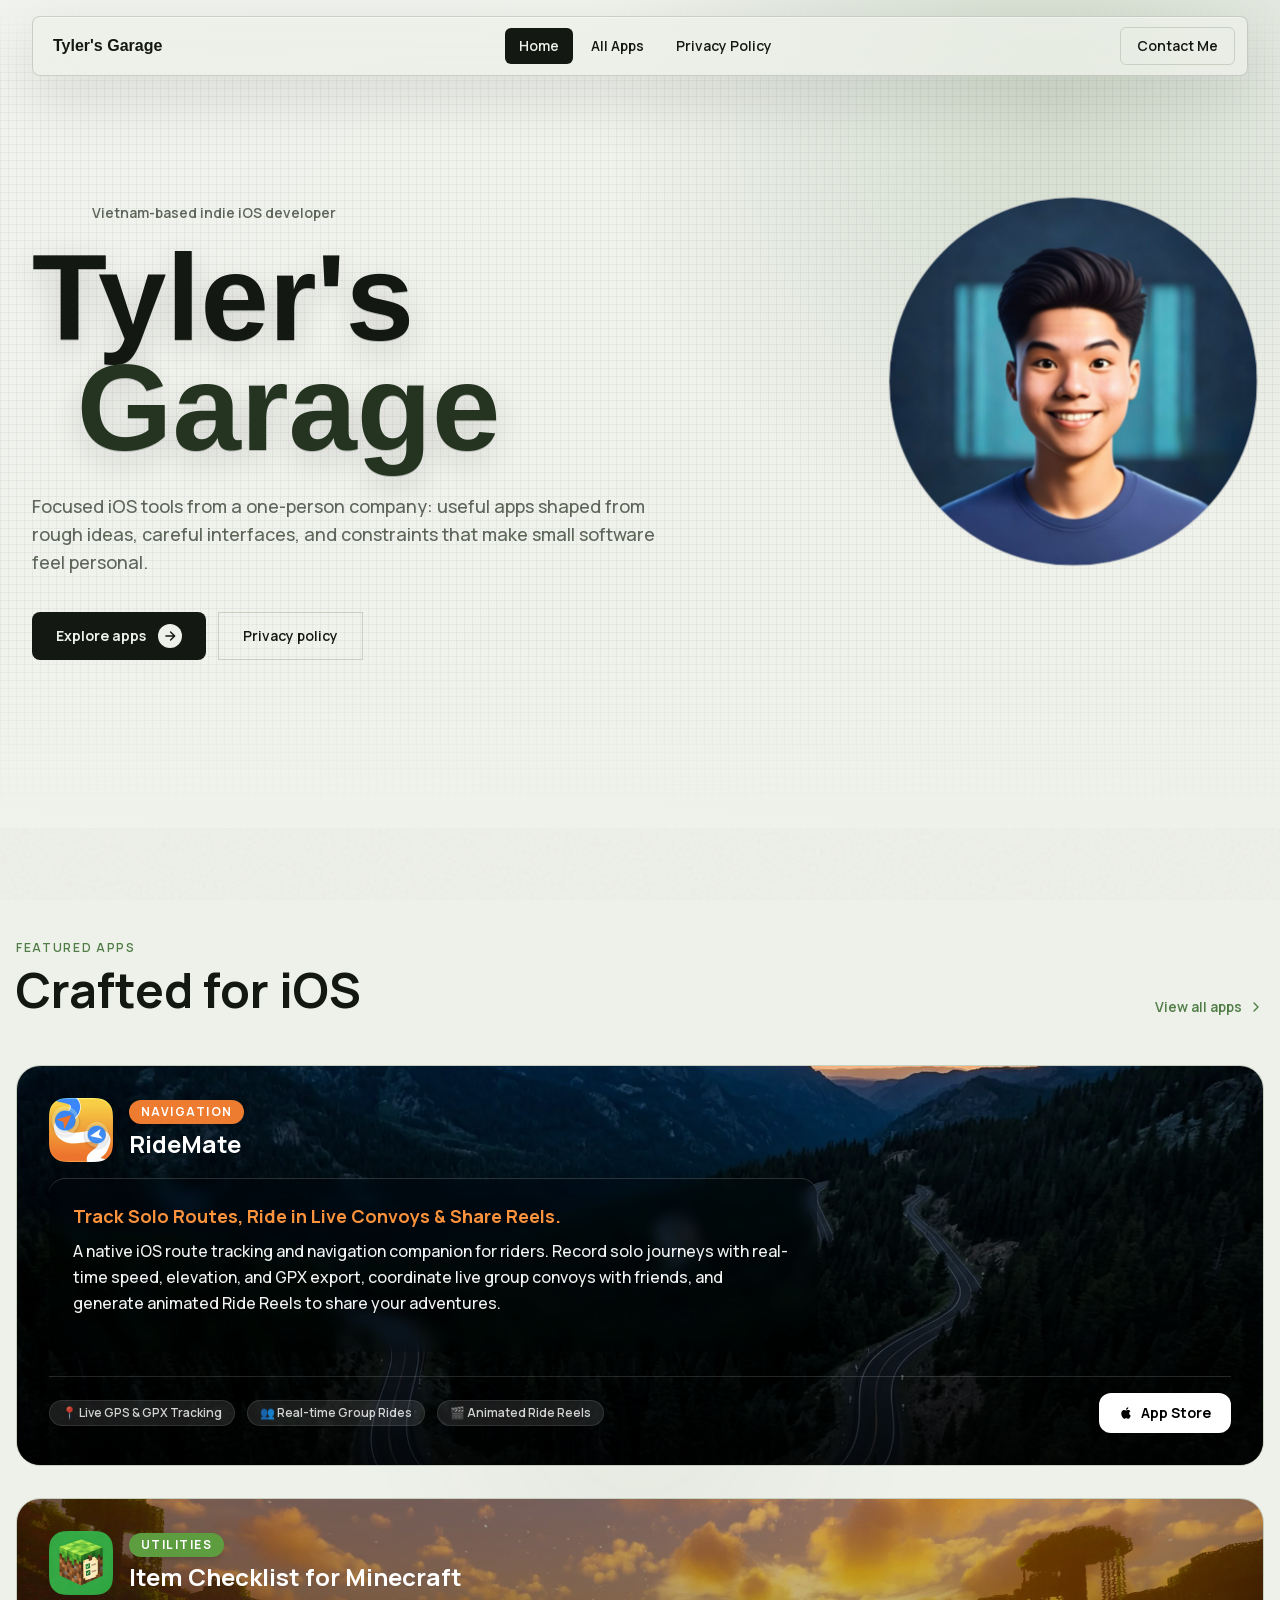
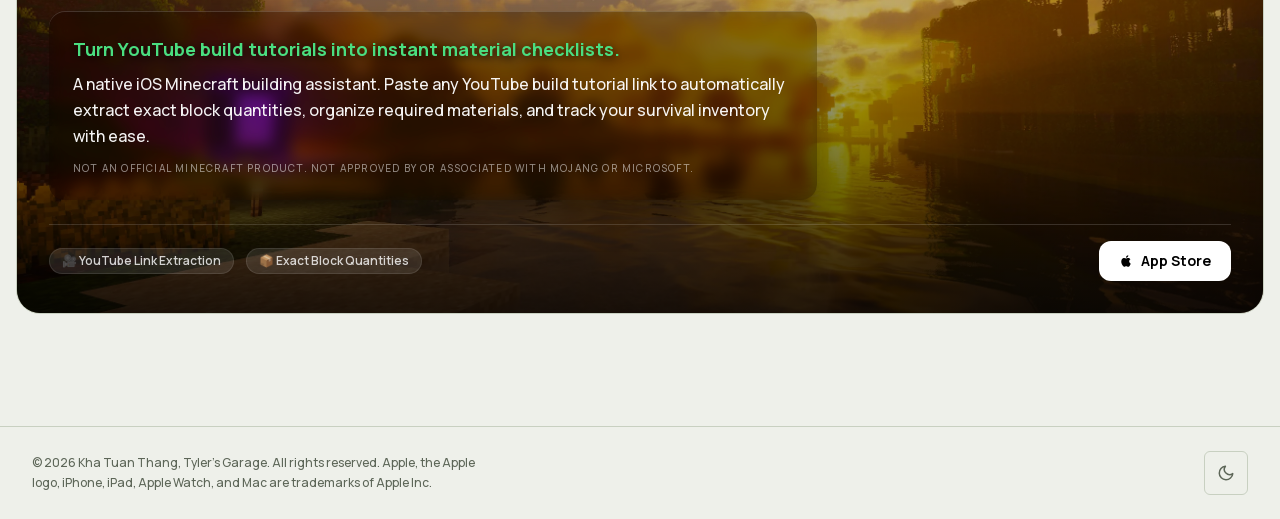
<file: index.html>
<!DOCTYPE html><html lang="en" class="__variable_538739 bg-background"><head><meta charSet="utf-8"/><meta name="viewport" content="width=device-width, initial-scale=1"/><link rel="preload" href="/_next/static/media/4c9affa5bc8f420e-s.p.woff2" as="font" crossorigin="" type="font/woff2"/><link rel="preload" as="image" href="/assets/me.jpeg" fetchPriority="high"/><link rel="preload" as="image" href="/assets/RideMateBackground.webp" fetchPriority="high"/><link rel="preload" as="image" href="/assets/RideMateIcon.webp" fetchPriority="high"/><link rel="preload" as="image" href="/assets/MinecraftBackground.webp" fetchPriority="high"/><link rel="preload" as="image" href="/assets/ItemChecklistIcon.webp" fetchPriority="high"/><link rel="stylesheet" href="/_next/static/css/9e2a6697e328ab20.css" data-precedence="next"/><link rel="preload" as="script" fetchPriority="low" href="/_next/static/chunks/webpack-2e661e7777ee1e06.js"/><script src="/_next/static/chunks/fd9d1056-4dcebdff1205c09e.js" async=""></script><script src="/_next/static/chunks/23-f3dd8baebaf4be90.js" async=""></script><script src="/_next/static/chunks/main-app-85cd3603466858a8.js" async=""></script><script src="/_next/static/chunks/291-a54b8c867111d826.js" async=""></script><script src="/_next/static/chunks/648-a8c5d624c7993c32.js" async=""></script><script src="/_next/static/chunks/app/page-657d9f473616ea4a.js" async=""></script><script src="/_next/static/chunks/755-5db15e3ccbd0ae27.js" async=""></script><script src="/_next/static/chunks/app/not-found-64234dd54eac3576.js" async=""></script><meta name="theme-color" content="#101410" id="theme-color-meta"/><meta name="apple-mobile-web-app-capable" content="yes"/><link rel="icon" href="/icon.png" type="image/png" sizes="any"/><link rel="shortcut icon" href="/icon.png" type="image/png"/><link rel="apple-touch-icon" href="/icon.png"/><meta name="theme-color" media="(prefers-color-scheme: light)" content="#EEF0EA"/><meta name="theme-color" media="(prefers-color-scheme: dark)" content="#101410"/><title>Tyler&#x27;s Garage: iOS Portfolio</title><meta name="description" content="A creative portfolio and app showcase for Tyler, an indie iOS developer building focused tools with craft and care."/><meta property="og:title" content="Tyler&#x27;s Garage: iOS Portfolio"/><meta property="og:description" content="Focused iOS apps built with care by an indie developer."/><meta property="og:image" content="http://localhost:3000/icon.png"/><meta property="og:image:width" content="1200"/><meta property="og:image:height" content="630"/><meta name="twitter:card" content="summary_large_image"/><meta name="twitter:title" content="Tyler&#x27;s Garage: iOS Portfolio"/><meta name="twitter:description" content="Focused iOS apps built with care by an indie developer."/><meta name="twitter:image" content="http://localhost:3000/icon.png"/><meta name="twitter:image:width" content="1200"/><meta name="twitter:image:height" content="630"/><link rel="icon" href="/icon.png?dcbc1f650a21bcf0" type="image/png" sizes="1024x1024"/><meta name="next-size-adjust"/><script>
              (function() {
                try {
                  var stored = localStorage.getItem('theme');
                  var prefersDark = window.matchMedia('(prefers-color-scheme: dark)').matches;
                  var isDark = stored ? stored === 'dark' : prefersDark;
                  if (isDark) {
                    document.documentElement.classList.add('dark');
                    var meta = document.getElementById('theme-color-meta');
                    if (meta) meta.setAttribute('content', '#101410');
                  } else {
                    document.documentElement.classList.remove('dark');
                    var meta = document.getElementById('theme-color-meta');
                    if (meta) meta.setAttribute('content', '#EEF0EA');
                  }
                } catch (e) {}
              })();
            </script><script src="/_next/static/chunks/polyfills-78c92fac7aa8fdd8.js" noModule=""></script></head><body class="__className_538739 bg-background text-foreground"><main class="relative min-h-screen overflow-x-hidden bg-background text-foreground"><div class="noise-overlay" aria-hidden="true"></div><header class="fixed top-0 left-0 right-0 z-50 transition-all duration-300 py-4" role="banner"><div class="mx-auto max-w-[1440px] px-4 sm:px-6 lg:px-8"><div class="glass-nav rounded-lg px-3 py-2.5 flex items-center justify-between transition-all duration-300 "><a class="flex min-h-[38px] items-center gap-2.5 rounded-md px-2 focus:outline-none focus-visible:ring-2 focus-visible:ring-accent" aria-label="Tyler Kha: iOS Developer home" href="/"><span class="font-display text-sm font-600 text-foreground sm:text-base">Tyler&#x27;s Garage</span></a><nav class="hidden md:flex items-center gap-1" aria-label="Main navigation"><a class="rounded-md px-3.5 py-2 text-sm font-600 transition-all duration-200 bg-foreground text-background" href="/">Home</a><a class="rounded-md px-3.5 py-2 text-sm font-600 transition-all duration-200 text-foreground hover:bg-secondary" href="/products">All Apps</a><a class="rounded-md px-3.5 py-2 text-sm font-600 transition-all duration-200 text-foreground hover:bg-secondary" href="/privacy-policy">Privacy Policy</a></nav><div class="flex items-center gap-2"><a class="hidden md:inline-flex items-center gap-1.5 rounded-md border border-foreground/20 px-4 py-2 text-sm font-600 text-foreground transition-all duration-200 hover:border-foreground/50 hover:bg-foreground/5" href="/contact">Contact Me</a><button class="md:hidden w-9 h-9 rounded-md flex items-center justify-center text-muted-foreground hover:text-foreground hover:bg-secondary transition-all" aria-label="Open menu" aria-expanded="false"><svg width="18" height="18" viewBox="0 0 24 24" fill="none" stroke="currentColor" stroke-width="2.5" stroke-linecap="round" stroke-linejoin="round"><path d="M3 12h18M3 6h18M3 18h18"></path></svg></button></div></div></div></header><section class="hero-stage relative isolate min-h-[92dvh] overflow-hidden px-4 pb-14 pt-28 sm:px-6 lg:px-8" aria-label="Tyler&#x27;s Garage portfolio hero"><div class="hero-grid-bg" aria-hidden="true"></div><div class="relative z-10 mx-auto grid w-full max-w-[1440px] grid-cols-12 gap-2"><div class="col-span-12 lg:col-span-8 lg:col-start-1"><div class="hero-copy " style="transform:translate3d(0, var(--scroll-lift, 0px), 0);opacity:var(--scroll-fade, 1)"><p class="mb-5 inline-flex items-center gap-3 text-sm font-600 text-muted-foreground"><span class="h-px w-12 bg-foreground/40" aria-hidden="true"></span>Vietnam-based indie iOS developer</p><h1 class="hero-title font-display text-foreground"><span>Tyler&#x27;s</span><span>Garage</span></h1><p class="mt-7 max-w-[58ch] text-base font-500 leading-8 text-muted-foreground sm:text-lg">Focused iOS tools from a one-person company: useful apps shaped from rough ideas, careful interfaces, and constraints that make small software feel personal.</p><div class="mt-9 flex flex-col gap-3 sm:flex-row sm:items-center"><a class="magnetic-link group inline-flex min-h-[48px] items-center justify-center gap-3 bg-foreground px-6 py-3 text-sm font-700 text-background transition-transform duration-300 ease-out hover:-translate-y-1 active:translate-y-0" href="/products">Explore apps<span class="grid h-6 w-6 place-items-center rounded-full bg-background text-foreground transition-transform duration-300 group-hover:translate-x-1"><svg width="14" height="14" viewBox="0 0 24 24" fill="none" stroke="currentColor" stroke-width="2.4" stroke-linecap="round" stroke-linejoin="round" aria-hidden="true"><path d="M5 12h14M13 5l7 7-7 7"></path></svg></span></a><a class="inline-flex min-h-[48px] items-center justify-center border border-foreground/20 px-6 py-3 text-sm font-600 text-foreground transition-all duration-300 hover:border-foreground/60 hover:bg-foreground/5 active:translate-y-px" href="/privacy-policy">Privacy policy</a></div></div></div><aside class="hero-visual col-span-12 mt-10 flex justify-center lg:col-span-4 lg:col-start-9 lg:mt-24 lg:justify-end " aria-label="Profile photo"><div class="profile-tile profile-orb h-64 w-64 overflow-hidden sm:h-80 sm:w-80 lg:h-[22rem] lg:w-[22rem]"><div class="relative" style="width:100%;height:100%"><img alt="Tyler, the indie iOS developer behind Tyler&#x27;s Garage" fetchPriority="high" decoding="async" data-nimg="fill" class="object-cover bg-gray-200" style="position:absolute;height:100%;width:100%;left:0;top:0;right:0;bottom:0;object-fit:cover;color:transparent" src="/assets/me.jpeg"/></div></div></aside></div></section><section id="featured-apps" class="section-fade relative overflow-hidden px-4 py-20 lg:py-28" aria-labelledby="featured-apps-title"><div class="blob-accent pointer-events-none absolute left-1/2 top-1/2 h-[300px] w-[600px] -translate-x-1/2 -translate-y-1/2 opacity-30"></div><div class="relative z-10 mx-auto max-w-7xl"><div class="mb-12 flex flex-col justify-between gap-4 md:flex-row md:items-end"><div><span class="mb-2 block text-xs font-600 uppercase tracking-[0.14em] text-accent">Featured Apps</span><h2 id="featured-apps-title" class="text-[clamp(1.75rem,4vw,3rem)] font-700 leading-[1.1] text-foreground">Crafted for iOS</h2></div><a class="group inline-flex items-center gap-1.5 self-start text-sm font-600 text-accent transition-opacity hover:opacity-75 md:self-auto" href="/products">View all apps<svg width="16" height="16" viewBox="0 0 24 24" fill="none" stroke="currentColor" stroke-width="2" stroke-linecap="round" stroke-linejoin="round" class="transition-transform group-hover:translate-x-0.5" aria-hidden="true"><path d="m9 18 6-6-6-6"></path></svg></a></div><div class="space-y-8"><div class="relative flex min-h-[360px] flex-col justify-end overflow-hidden rounded-3xl border border-border bg-card lg:min-h-[400px]"><div class="absolute inset-0"><div class="relative" style="width:100%;height:100%"><img alt="Scenic winding mountain road at sunset for RideMate" fetchPriority="high" decoding="async" data-nimg="fill" class="object-cover opacity-100 bg-gray-200" style="position:absolute;height:100%;width:100%;left:0;top:0;right:0;bottom:0;object-fit:cover;color:transparent" src="/assets/RideMateBackground.webp"/></div><div class="absolute inset-0 bg-gradient-to-t from-black/80 via-black/40 to-transparent"></div></div><div class="relative z-10 flex flex-col gap-4 p-6 lg:p-8"><div class="flex items-center gap-4"><div class="h-16 w-16 flex-shrink-0 overflow-hidden rounded-[22.375%] app-icon-shadow"><img alt="RideMate app icon — GPS route tracker &amp; live group rides" fetchPriority="high" width="64" height="64" decoding="async" data-nimg="1" class="h-full w-full object-cover bg-gray-200" style="color:transparent;width:100%;height:100%" src="/assets/RideMateIcon.webp"/></div><div class="flex flex-col gap-1"><span class="w-fit rounded-full px-3 py-1 text-xs font-700 uppercase tracking-[0.12em] shadow-md" style="background:#EE7C30;color:#ffffff">Navigation</span><h3 class="text-2xl font-700 text-white drop-shadow-sm">RideMate</h3></div></div><div class="liquid-glass max-w-3xl rounded-2xl p-5 sm:p-6"><p class="mb-2 text-lg font-700 drop-shadow-[0_2px_4px_rgba(0,0,0,0.8)]" style="color:#FB923C">Track Solo Routes, Ride in Live Convoys &amp; Share Reels.</p><p class="mb-3 text-base font-500 leading-relaxed text-white/95">A native iOS route tracking and navigation companion for riders. Record solo journeys with real-time speed, elevation, and GPX export, coordinate live group convoys with friends, and generate animated Ride Reels to share your adventures.</p></div><div class="mt-2 flex flex-wrap items-center justify-between gap-4 border-t border-white/15 pt-4"><div class="flex flex-wrap items-center gap-3"><span class="rounded-full border border-white/10 bg-white/10 px-3 py-1 text-xs font-600 text-white/80">📍 Live GPS &amp; GPX Tracking</span><span class="rounded-full border border-white/10 bg-white/10 px-3 py-1 text-xs font-600 text-white/80">👥 Real-time Group Rides</span><span class="rounded-full border border-white/10 bg-white/10 px-3 py-1 text-xs font-600 text-white/80">🎬 Animated Ride Reels</span></div><a href="https://apps.apple.com/app/id6809371555" class="inline-flex items-center gap-2 rounded-xl bg-white px-5 py-2.5 text-sm font-700 text-black transition-opacity hover:opacity-90" target="_blank" rel="noopener noreferrer" aria-label="Download RideMate on the App Store"><svg width="14" height="14" viewBox="0 0 24 24" fill="currentColor" aria-hidden="true"><path d="M18.71 19.5c-.83 1.24-1.71 2.45-3.05 2.47-1.34.03-1.77-.79-3.29-.79-1.53 0-2 .77-3.27.82-1.31.05-2.3-1.32-3.14-2.53C4.25 17 2.94 12.45 4.7 9.39c.87-1.52 2.43-2.48 4.12-2.51 1.28-.02 2.5.87 3.29.87.78 0 2.26-1.07 3.8-.91.65.03 2.47.26 3.64 1.98-.09.06-2.17 1.28-2.15 3.81.03 3.02 2.65 4.03 2.68 4.04-.03.07-.42 1.44-1.38 2.83M13 3.5c.73-.83 1.94-1.46 2.94-1.5.13 1.17-.34 2.35-1.04 3.19-.69.85-1.83 1.51-2.95 1.42-.15-1.15.41-2.35 1.05-3.11z"></path></svg>App Store</a></div></div></div><div class="relative flex min-h-[360px] flex-col justify-end overflow-hidden rounded-3xl border border-border bg-card lg:min-h-[400px]"><div class="absolute inset-0"><div class="relative" style="width:100%;height:100%"><img alt="Item Checklist for Minecraft building blocks background" fetchPriority="high" decoding="async" data-nimg="fill" class="object-cover opacity-100 bg-gray-200" style="position:absolute;height:100%;width:100%;left:0;top:0;right:0;bottom:0;object-fit:cover;color:transparent" src="/assets/MinecraftBackground.webp"/></div><div class="absolute inset-0 bg-gradient-to-t from-black/80 via-black/40 to-transparent"></div></div><div class="relative z-10 flex flex-col gap-4 p-6 lg:p-8"><div class="flex items-center gap-4"><div class="h-16 w-16 flex-shrink-0 overflow-hidden rounded-[22.375%] app-icon-shadow"><img alt="Item Checklist for Minecraft app icon — Minecraft material checklist" fetchPriority="high" width="64" height="64" decoding="async" data-nimg="1" class="h-full w-full object-cover bg-gray-200" style="color:transparent;width:100%;height:100%" src="/assets/ItemChecklistIcon.webp"/></div><div class="flex flex-col gap-1"><span class="w-fit rounded-full px-3 py-1 text-xs font-700 uppercase tracking-[0.12em] shadow-md" style="background:#5D9D40;color:#ffffff">Utilities</span><h3 class="text-2xl font-700 text-white drop-shadow-sm">Item Checklist for Minecraft</h3></div></div><div class="liquid-glass max-w-3xl rounded-2xl p-5 sm:p-6"><p class="mb-2 text-lg font-700 drop-shadow-[0_2px_4px_rgba(0,0,0,0.8)]" style="color:#4ADE80">Turn YouTube build tutorials into instant material checklists.</p><p class="mb-3 text-base font-500 leading-relaxed text-white/95">A native iOS Minecraft building assistant. Paste any YouTube build tutorial link to automatically extract exact block quantities, organize required materials, and track your survival inventory with ease.</p><p class="text-[10px] font-500 uppercase tracking-[0.12em] text-white/50">NOT AN OFFICIAL MINECRAFT PRODUCT. NOT APPROVED BY OR ASSOCIATED WITH MOJANG OR MICROSOFT.</p></div><div class="mt-2 flex flex-wrap items-center justify-between gap-4 border-t border-white/15 pt-4"><div class="flex flex-wrap items-center gap-3"><span class="rounded-full border border-white/10 bg-white/10 px-3 py-1 text-xs font-600 text-white/80">🎥 YouTube Link Extraction</span><span class="rounded-full border border-white/10 bg-white/10 px-3 py-1 text-xs font-600 text-white/80">📦 Exact Block Quantities</span></div><a href="https://apps.apple.com/app/id6800037138" class="inline-flex items-center gap-2 rounded-xl bg-white px-5 py-2.5 text-sm font-700 text-black transition-opacity hover:opacity-90" target="_blank" rel="noopener noreferrer" aria-label="Download Item Checklist for Minecraft on the App Store"><svg width="14" height="14" viewBox="0 0 24 24" fill="currentColor" aria-hidden="true"><path d="M18.71 19.5c-.83 1.24-1.71 2.45-3.05 2.47-1.34.03-1.77-.79-3.29-.79-1.53 0-2 .77-3.27.82-1.31.05-2.3-1.32-3.14-2.53C4.25 17 2.94 12.45 4.7 9.39c.87-1.52 2.43-2.48 4.12-2.51 1.28-.02 2.5.87 3.29.87.78 0 2.26-1.07 3.8-.91.65.03 2.47.26 3.64 1.98-.09.06-2.17 1.28-2.15 3.81.03 3.02 2.65 4.03 2.68 4.04-.03.07-.42 1.44-1.38 2.83M13 3.5c.73-.83 1.94-1.46 2.94-1.5.13 1.17-.34 2.35-1.04 3.19-.69.85-1.83 1.51-2.95 1.42-.15-1.15.41-2.35 1.05-3.11z"></path></svg>App Store</a></div></div></div></div></div></section><footer class="border-t border-border/80 py-6 px-4 mt-auto w-full" role="contentinfo"><div class="mx-auto flex max-w-[1440px] flex-col items-center justify-between gap-5 sm:flex-row sm:px-2 lg:px-4"><div class="flex flex-col gap-1 max-w-md"><span class="text-xs text-muted-foreground font-500 leading-relaxed">© 2026 Kha Tuan Thang, Tyler&#x27;s Garage. All rights reserved. Apple, the Apple logo, iPhone, iPad, Apple Watch, and Mac are trademarks of Apple Inc.</span></div><div class="flex items-center gap-4"><button class="flex min-h-[44px] min-w-[44px] items-center justify-center rounded-md border border-foreground/15 text-muted-foreground transition-all hover:border-foreground/40 hover:text-foreground" aria-label="Switch to dark mode"><svg width="18" height="18" viewBox="0 0 24 24" fill="none" stroke="currentColor" stroke-width="2" stroke-linecap="round" stroke-linejoin="round"><path d="M21 12.79A9 9 0 1 1 11.21 3 7 7 0 0 0 21 12.79z"></path></svg></button></div></div></footer></main><script src="/_next/static/chunks/webpack-2e661e7777ee1e06.js" async=""></script><script>(self.__next_f=self.__next_f||[]).push([0]);self.__next_f.push([2,null])</script><script>self.__next_f.push([1,"1:HL[\"/_next/static/media/4c9affa5bc8f420e-s.p.woff2\",\"font\",{\"crossOrigin\":\"\",\"type\":\"font/woff2\"}]\n2:HL[\"/_next/static/css/9e2a6697e328ab20.css\",\"style\"]\n"])</script><script>self.__next_f.push([1,"3:I[5751,[],\"\"]\n5:I[6341,[\"291\",\"static/chunks/291-a54b8c867111d826.js\",\"648\",\"static/chunks/648-a8c5d624c7993c32.js\",\"931\",\"static/chunks/app/page-657d9f473616ea4a.js\"],\"default\"]\n6:I[1954,[\"291\",\"static/chunks/291-a54b8c867111d826.js\",\"648\",\"static/chunks/648-a8c5d624c7993c32.js\",\"931\",\"static/chunks/app/page-657d9f473616ea4a.js\"],\"default\"]\n7:I[8737,[\"291\",\"static/chunks/291-a54b8c867111d826.js\",\"648\",\"static/chunks/648-a8c5d624c7993c32.js\",\"931\",\"static/chunks/app/page-657d9f473616ea4a.js\"],\"default\"]\n8:I[9966,[\"291\",\"static/chunks/291-a54b8c867111d826.js\",\"648\",\"static/chunks/648-a8c5d624c7993c32.js\",\"931\",\"static/chunks/app/page-657d9f473616ea4a.js\"],\"default\"]\n9:I[9275,[],\"\"]\na:I[1343,[],\"\"]\nb:I[5154,[\"755\",\"static/chunks/755-5db15e3ccbd0ae27.js\",\"160\",\"static/chunks/app/not-found-64234dd54eac3576.js\"],\"default\"]\nd:I[6130,[],\"\"]\ne:[]\n"])</script><script>self.__next_f.push([1,"0:[[[\"$\",\"link\",\"0\",{\"rel\":\"stylesheet\",\"href\":\"/_next/static/css/9e2a6697e328ab20.css\",\"precedence\":\"next\",\"crossOrigin\":\"$undefined\"}]],[\"$\",\"$L3\",null,{\"buildId\":\"9dYHOI3qzIn7x8KL9mMf_\",\"assetPrefix\":\"\",\"initialCanonicalUrl\":\"/\",\"initialTree\":[\"\",{\"children\":[\"__PAGE__\",{}]},\"$undefined\",\"$undefined\",true],\"initialSeedData\":[\"\",{\"children\":[\"__PAGE__\",{},[[\"$L4\",[\"$\",\"main\",null,{\"className\":\"relative min-h-screen overflow-x-hidden bg-background text-foreground\",\"children\":[[\"$\",\"div\",null,{\"className\":\"noise-overlay\",\"aria-hidden\":\"true\"}],[\"$\",\"$L5\",null,{}],[\"$\",\"$L6\",null,{}],[\"$\",\"$L7\",null,{}],[\"$\",\"$L8\",null,{}]]}]],null],null]},[[\"$\",\"html\",null,{\"lang\":\"en\",\"className\":\"__variable_538739 bg-background\",\"suppressHydrationWarning\":true,\"children\":[[\"$\",\"head\",null,{\"children\":[[\"$\",\"meta\",null,{\"name\":\"theme-color\",\"content\":\"#101410\",\"id\":\"theme-color-meta\"}],[\"$\",\"meta\",null,{\"name\":\"apple-mobile-web-app-capable\",\"content\":\"yes\"}],[\"$\",\"link\",null,{\"rel\":\"icon\",\"href\":\"/icon.png\",\"type\":\"image/png\",\"sizes\":\"any\"}],[\"$\",\"link\",null,{\"rel\":\"shortcut icon\",\"href\":\"/icon.png\",\"type\":\"image/png\"}],[\"$\",\"link\",null,{\"rel\":\"apple-touch-icon\",\"href\":\"/icon.png\"}],[\"$\",\"script\",null,{\"dangerouslySetInnerHTML\":{\"__html\":\"\\n              (function() {\\n                try {\\n                  var stored = localStorage.getItem('theme');\\n                  var prefersDark = window.matchMedia('(prefers-color-scheme: dark)').matches;\\n                  var isDark = stored ? stored === 'dark' : prefersDark;\\n                  if (isDark) {\\n                    document.documentElement.classList.add('dark');\\n                    var meta = document.getElementById('theme-color-meta');\\n                    if (meta) meta.setAttribute('content', '#101410');\\n                  } else {\\n                    document.documentElement.classList.remove('dark');\\n                    var meta = document.getElementById('theme-color-meta');\\n                    if (meta) meta.setAttribute('content', '#EEF0EA');\\n                  }\\n                } catch (e) {}\\n              })();\\n            \"}}]]}],[\"$\",\"body\",null,{\"className\":\"__className_538739 bg-background text-foreground\",\"children\":[\"$\",\"$L9\",null,{\"parallelRouterKey\":\"children\",\"segmentPath\":[\"children\"],\"error\":\"$undefined\",\"errorStyles\":\"$undefined\",\"errorScripts\":\"$undefined\",\"template\":[\"$\",\"$La\",null,{}],\"templateStyles\":\"$undefined\",\"templateScripts\":\"$undefined\",\"notFound\":[\"$\",\"$Lb\",null,{}],\"notFoundStyles\":[],\"styles\":null}]}]]}],null],null],\"couldBeIntercepted\":false,\"initialHead\":[false,\"$Lc\"],\"globalErrorComponent\":\"$d\",\"missingSlots\":\"$We\"}]]\n"])</script><script>self.__next_f.push([1,"c:[[\"$\",\"meta\",\"0\",{\"name\":\"viewport\",\"content\":\"width=device-width, initial-scale=1\"}],[\"$\",\"meta\",\"1\",{\"name\":\"theme-color\",\"media\":\"(prefers-color-scheme: light)\",\"content\":\"#EEF0EA\"}],[\"$\",\"meta\",\"2\",{\"name\":\"theme-color\",\"media\":\"(prefers-color-scheme: dark)\",\"content\":\"#101410\"}],[\"$\",\"meta\",\"3\",{\"charSet\":\"utf-8\"}],[\"$\",\"title\",\"4\",{\"children\":\"Tyler's Garage: iOS Portfolio\"}],[\"$\",\"meta\",\"5\",{\"name\":\"description\",\"content\":\"A creative portfolio and app showcase for Tyler, an indie iOS developer building focused tools with craft and care.\"}],[\"$\",\"meta\",\"6\",{\"property\":\"og:title\",\"content\":\"Tyler's Garage: iOS Portfolio\"}],[\"$\",\"meta\",\"7\",{\"property\":\"og:description\",\"content\":\"Focused iOS apps built with care by an indie developer.\"}],[\"$\",\"meta\",\"8\",{\"property\":\"og:image\",\"content\":\"http://localhost:3000/icon.png\"}],[\"$\",\"meta\",\"9\",{\"property\":\"og:image:width\",\"content\":\"1200\"}],[\"$\",\"meta\",\"10\",{\"property\":\"og:image:height\",\"content\":\"630\"}],[\"$\",\"meta\",\"11\",{\"name\":\"twitter:card\",\"content\":\"summary_large_image\"}],[\"$\",\"meta\",\"12\",{\"name\":\"twitter:title\",\"content\":\"Tyler's Garage: iOS Portfolio\"}],[\"$\",\"meta\",\"13\",{\"name\":\"twitter:description\",\"content\":\"Focused iOS apps built with care by an indie developer.\"}],[\"$\",\"meta\",\"14\",{\"name\":\"twitter:image\",\"content\":\"http://localhost:3000/icon.png\"}],[\"$\",\"meta\",\"15\",{\"name\":\"twitter:image:width\",\"content\":\"1200\"}],[\"$\",\"meta\",\"16\",{\"name\":\"twitter:image:height\",\"content\":\"630\"}],[\"$\",\"link\",\"17\",{\"rel\":\"icon\",\"href\":\"/icon.png?dcbc1f650a21bcf0\",\"type\":\"image/png\",\"sizes\":\"1024x1024\"}],[\"$\",\"meta\",\"18\",{\"name\":\"next-size-adjust\"}]]\n4:null\n"])</script></body></html>
</file>
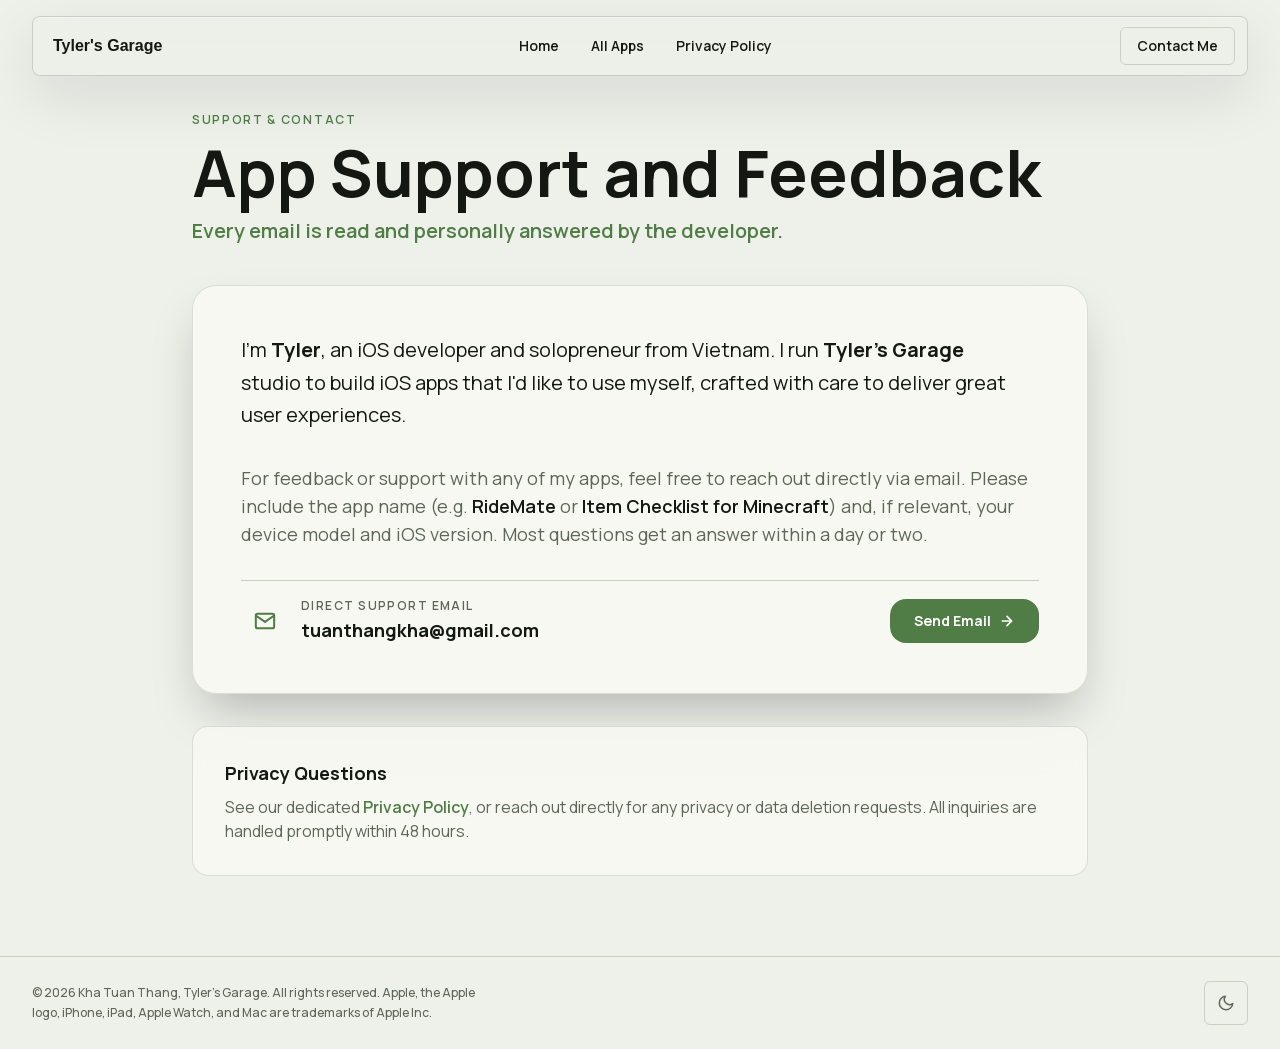
<file: contact.html>
<!DOCTYPE html><html lang="en" class="__variable_538739 bg-background"><head><meta charSet="utf-8"/><meta name="viewport" content="width=device-width, initial-scale=1"/><link rel="preload" href="/_next/static/media/4c9affa5bc8f420e-s.p.woff2" as="font" crossorigin="" type="font/woff2"/><link rel="stylesheet" href="/_next/static/css/9e2a6697e328ab20.css" data-precedence="next"/><link rel="preload" as="script" fetchPriority="low" href="/_next/static/chunks/webpack-2e661e7777ee1e06.js"/><script src="/_next/static/chunks/fd9d1056-4dcebdff1205c09e.js" async=""></script><script src="/_next/static/chunks/23-f3dd8baebaf4be90.js" async=""></script><script src="/_next/static/chunks/main-app-85cd3603466858a8.js" async=""></script><script src="/_next/static/chunks/291-a54b8c867111d826.js" async=""></script><script src="/_next/static/chunks/app/contact/page-f0fa2c58db180f43.js" async=""></script><script src="/_next/static/chunks/755-5db15e3ccbd0ae27.js" async=""></script><script src="/_next/static/chunks/app/not-found-64234dd54eac3576.js" async=""></script><meta name="theme-color" content="#101410" id="theme-color-meta"/><meta name="apple-mobile-web-app-capable" content="yes"/><link rel="icon" href="/icon.png" type="image/png" sizes="any"/><link rel="shortcut icon" href="/icon.png" type="image/png"/><link rel="apple-touch-icon" href="/icon.png"/><meta name="theme-color" media="(prefers-color-scheme: light)" content="#EEF0EA"/><meta name="theme-color" media="(prefers-color-scheme: dark)" content="#101410"/><title>Contact — Tyler&#x27;s Garage</title><meta name="description" content="Get in touch with Tyler, iOS indie developer behind Item Checklist for Minecraft. Inquiries, feedback, and support."/><meta property="og:title" content="Tyler&#x27;s Garage: iOS Portfolio"/><meta property="og:description" content="Focused iOS apps built with care by an indie developer."/><meta property="og:image" content="http://localhost:3000/icon.png"/><meta property="og:image:width" content="1200"/><meta property="og:image:height" content="630"/><meta name="twitter:card" content="summary_large_image"/><meta name="twitter:title" content="Tyler&#x27;s Garage: iOS Portfolio"/><meta name="twitter:description" content="Focused iOS apps built with care by an indie developer."/><meta name="twitter:image" content="http://localhost:3000/icon.png"/><meta name="twitter:image:width" content="1200"/><meta name="twitter:image:height" content="630"/><link rel="icon" href="/icon.png?dcbc1f650a21bcf0" type="image/png" sizes="1024x1024"/><meta name="next-size-adjust"/><script>
              (function() {
                try {
                  var stored = localStorage.getItem('theme');
                  var prefersDark = window.matchMedia('(prefers-color-scheme: dark)').matches;
                  var isDark = stored ? stored === 'dark' : prefersDark;
                  if (isDark) {
                    document.documentElement.classList.add('dark');
                    var meta = document.getElementById('theme-color-meta');
                    if (meta) meta.setAttribute('content', '#101410');
                  } else {
                    document.documentElement.classList.remove('dark');
                    var meta = document.getElementById('theme-color-meta');
                    if (meta) meta.setAttribute('content', '#EEF0EA');
                  }
                } catch (e) {}
              })();
            </script><script src="/_next/static/chunks/polyfills-78c92fac7aa8fdd8.js" noModule=""></script></head><body class="__className_538739 bg-background text-foreground"><div class="min-h-screen bg-background text-foreground flex flex-col justify-between overflow-x-hidden"><header class="fixed top-0 left-0 right-0 z-50 transition-all duration-300 py-4" role="banner"><div class="mx-auto max-w-[1440px] px-4 sm:px-6 lg:px-8"><div class="glass-nav rounded-lg px-3 py-2.5 flex items-center justify-between transition-all duration-300 "><a class="flex min-h-[38px] items-center gap-2.5 rounded-md px-2 focus:outline-none focus-visible:ring-2 focus-visible:ring-accent" aria-label="Tyler Kha: iOS Developer home" href="/"><span class="font-display text-sm font-600 text-foreground sm:text-base">Tyler&#x27;s Garage</span></a><nav class="hidden md:flex items-center gap-1" aria-label="Main navigation"><a class="rounded-md px-3.5 py-2 text-sm font-600 transition-all duration-200 text-foreground hover:bg-secondary" href="/">Home</a><a class="rounded-md px-3.5 py-2 text-sm font-600 transition-all duration-200 text-foreground hover:bg-secondary" href="/products">All Apps</a><a class="rounded-md px-3.5 py-2 text-sm font-600 transition-all duration-200 text-foreground hover:bg-secondary" href="/privacy-policy">Privacy Policy</a></nav><div class="flex items-center gap-2"><a class="hidden md:inline-flex items-center gap-1.5 rounded-md border border-foreground/20 px-4 py-2 text-sm font-600 text-foreground transition-all duration-200 hover:border-foreground/50 hover:bg-foreground/5" href="/contact">Contact Me</a><button class="md:hidden w-9 h-9 rounded-md flex items-center justify-center text-muted-foreground hover:text-foreground hover:bg-secondary transition-all" aria-label="Open menu" aria-expanded="false"><svg width="18" height="18" viewBox="0 0 24 24" fill="none" stroke="currentColor" stroke-width="2.5" stroke-linecap="round" stroke-linejoin="round"><path d="M3 12h18M3 6h18M3 18h18"></path></svg></button></div></div></div></header><div class="flex-1"><div class="pt-28 pb-20 px-4"><div class="max-w-4xl mx-auto"><div class="section-fade mb-10 text-center sm:text-left"><span class="text-xs font-600 tracking-[0.14em] uppercase text-accent mb-3 block">Support &amp; Contact</span><h1 class="text-display font-700 text-foreground mb-3">App Support and Feedback</h1><p class="text-accent font-600 text-lg sm:text-xl">Every email is read and personally answered by the developer.</p></div><div class="section-fade glass-card rounded-3xl p-8 sm:p-10 md:p-12 mb-8 border border-border/80 shadow-2xl relative overflow-hidden"><div class="absolute -top-24 -right-24 w-60 h-60 bg-accent/10 rounded-full blur-3xl pointer-events-none"></div><div class="relative z-10 space-y-8"><p class="text-lg sm:text-xl text-foreground font-400 leading-relaxed sm:leading-relaxed">I&#x27;m <strong class="font-700 text-foreground">Tyler</strong>, an iOS developer and solopreneur from Vietnam. I run <strong class="font-700 text-foreground">Tyler&#x27;s Garage</strong> studio to build iOS apps that I&#x27;d like to use myself, crafted with care to deliver great user experiences.</p><p class="text-base sm:text-lg text-muted-foreground font-400 leading-relaxed">For feedback or support with any of my apps, feel free to reach out directly via email. Please include the app name (e.g. <em class="not-italic font-600 text-foreground">RideMate</em> or <em class="not-italic font-600 text-foreground">Item Checklist for Minecraft</em>) and, if relevant, your device model and iOS version. Most questions get an answer within a day or two.</p><div class="pt-4 border-t border-border/60 flex flex-col sm:flex-row items-start sm:items-center justify-between gap-4"><div class="flex items-center gap-3"><div class="w-12 h-12 rounded-2xl bg-accent/15 flex items-center justify-center text-accent flex-shrink-0"><svg width="22" height="22" viewBox="0 0 24 24" fill="none" stroke="currentColor" stroke-width="2.2" stroke-linecap="round" stroke-linejoin="round"><path d="M4 4h16c1.1 0 2 .9 2 2v12c0 1.1-.9 2-2 2H4c-1.1 0-2-.9-2-2V6c0-1.1.9-2 2-2z"></path><polyline points="22,6 12,13 2,6"></polyline></svg></div><div><span class="text-xs font-600 uppercase tracking-[0.12em] text-muted-foreground block mb-0.5">Direct Support Email</span><a href="mailto:tuanthangkha@gmail.com" class="text-base sm:text-lg font-700 text-foreground hover:text-accent transition-colors">tuanthangkha@gmail.com</a></div></div><a href="mailto:tuanthangkha@gmail.com" class="inline-flex items-center gap-2 bg-accent text-accent-foreground px-6 py-3 rounded-2xl text-sm font-700 hover:opacity-90 transition-opacity w-full sm:w-auto justify-center">Send Email<svg width="16" height="16" viewBox="0 0 24 24" fill="none" stroke="currentColor" stroke-width="2.5" stroke-linecap="round" stroke-linejoin="round"><path d="M5 12h14M12 5l7 7-7 7"></path></svg></a></div></div></div><div class="section-fade glass-card rounded-2xl p-6 sm:p-8 border border-border"><h3 class="text-base sm:text-lg font-700 text-foreground mb-2">Privacy Questions</h3><p class="text-sm sm:text-base text-muted-foreground leading-relaxed">See our dedicated<!-- --> <a class="text-accent font-600 hover:underline" href="/privacy-policy">Privacy Policy</a>, or reach out directly for any privacy or data deletion requests. All inquiries are handled promptly within 48 hours.</p></div></div></div></div><footer class="border-t border-border/80 py-6 px-4 mt-auto w-full" role="contentinfo"><div class="mx-auto flex max-w-[1440px] flex-col items-center justify-between gap-5 sm:flex-row sm:px-2 lg:px-4"><div class="flex flex-col gap-1 max-w-md"><span class="text-xs text-muted-foreground font-500 leading-relaxed">© 2026 Kha Tuan Thang, Tyler&#x27;s Garage. All rights reserved. Apple, the Apple logo, iPhone, iPad, Apple Watch, and Mac are trademarks of Apple Inc.</span></div><div class="flex items-center gap-4"><button class="flex min-h-[44px] min-w-[44px] items-center justify-center rounded-md border border-foreground/15 text-muted-foreground transition-all hover:border-foreground/40 hover:text-foreground" aria-label="Switch to dark mode"><svg width="18" height="18" viewBox="0 0 24 24" fill="none" stroke="currentColor" stroke-width="2" stroke-linecap="round" stroke-linejoin="round"><path d="M21 12.79A9 9 0 1 1 11.21 3 7 7 0 0 0 21 12.79z"></path></svg></button></div></div></footer></div><script src="/_next/static/chunks/webpack-2e661e7777ee1e06.js" async=""></script><script>(self.__next_f=self.__next_f||[]).push([0]);self.__next_f.push([2,null])</script><script>self.__next_f.push([1,"1:HL[\"/_next/static/media/4c9affa5bc8f420e-s.p.woff2\",\"font\",{\"crossOrigin\":\"\",\"type\":\"font/woff2\"}]\n2:HL[\"/_next/static/css/9e2a6697e328ab20.css\",\"style\"]\n"])</script><script>self.__next_f.push([1,"3:I[5751,[],\"\"]\n5:I[6341,[\"291\",\"static/chunks/291-a54b8c867111d826.js\",\"327\",\"static/chunks/app/contact/page-f0fa2c58db180f43.js\"],\"default\"]\n6:I[8749,[\"291\",\"static/chunks/291-a54b8c867111d826.js\",\"327\",\"static/chunks/app/contact/page-f0fa2c58db180f43.js\"],\"default\"]\n7:I[9966,[\"291\",\"static/chunks/291-a54b8c867111d826.js\",\"327\",\"static/chunks/app/contact/page-f0fa2c58db180f43.js\"],\"default\"]\n8:I[9275,[],\"\"]\n9:I[1343,[],\"\"]\na:I[5154,[\"755\",\"static/chunks/755-5db15e3ccbd0ae27.js\",\"160\",\"static/chunks/app/not-found-64234dd54eac3576.js\"],\"default\"]\nc:I[6130,[],\"\"]\nd:[]\n"])</script><script>self.__next_f.push([1,"0:[[[\"$\",\"link\",\"0\",{\"rel\":\"stylesheet\",\"href\":\"/_next/static/css/9e2a6697e328ab20.css\",\"precedence\":\"next\",\"crossOrigin\":\"$undefined\"}]],[\"$\",\"$L3\",null,{\"buildId\":\"9dYHOI3qzIn7x8KL9mMf_\",\"assetPrefix\":\"\",\"initialCanonicalUrl\":\"/contact\",\"initialTree\":[\"\",{\"children\":[\"contact\",{\"children\":[\"__PAGE__\",{}]}]},\"$undefined\",\"$undefined\",true],\"initialSeedData\":[\"\",{\"children\":[\"contact\",{\"children\":[\"__PAGE__\",{},[[\"$L4\",[\"$\",\"div\",null,{\"className\":\"min-h-screen bg-background text-foreground flex flex-col justify-between overflow-x-hidden\",\"children\":[[\"$\",\"$L5\",null,{}],[\"$\",\"div\",null,{\"className\":\"flex-1\",\"children\":[\"$\",\"$L6\",null,{}]}],[\"$\",\"$L7\",null,{}]]}]],null],null]},[\"$\",\"$L8\",null,{\"parallelRouterKey\":\"children\",\"segmentPath\":[\"children\",\"contact\",\"children\"],\"error\":\"$undefined\",\"errorStyles\":\"$undefined\",\"errorScripts\":\"$undefined\",\"template\":[\"$\",\"$L9\",null,{}],\"templateStyles\":\"$undefined\",\"templateScripts\":\"$undefined\",\"notFound\":\"$undefined\",\"notFoundStyles\":\"$undefined\",\"styles\":null}],null]},[[\"$\",\"html\",null,{\"lang\":\"en\",\"className\":\"__variable_538739 bg-background\",\"suppressHydrationWarning\":true,\"children\":[[\"$\",\"head\",null,{\"children\":[[\"$\",\"meta\",null,{\"name\":\"theme-color\",\"content\":\"#101410\",\"id\":\"theme-color-meta\"}],[\"$\",\"meta\",null,{\"name\":\"apple-mobile-web-app-capable\",\"content\":\"yes\"}],[\"$\",\"link\",null,{\"rel\":\"icon\",\"href\":\"/icon.png\",\"type\":\"image/png\",\"sizes\":\"any\"}],[\"$\",\"link\",null,{\"rel\":\"shortcut icon\",\"href\":\"/icon.png\",\"type\":\"image/png\"}],[\"$\",\"link\",null,{\"rel\":\"apple-touch-icon\",\"href\":\"/icon.png\"}],[\"$\",\"script\",null,{\"dangerouslySetInnerHTML\":{\"__html\":\"\\n              (function() {\\n                try {\\n                  var stored = localStorage.getItem('theme');\\n                  var prefersDark = window.matchMedia('(prefers-color-scheme: dark)').matches;\\n                  var isDark = stored ? stored === 'dark' : prefersDark;\\n                  if (isDark) {\\n                    document.documentElement.classList.add('dark');\\n                    var meta = document.getElementById('theme-color-meta');\\n                    if (meta) meta.setAttribute('content', '#101410');\\n                  } else {\\n                    document.documentElement.classList.remove('dark');\\n                    var meta = document.getElementById('theme-color-meta');\\n                    if (meta) meta.setAttribute('content', '#EEF0EA');\\n                  }\\n                } catch (e) {}\\n              })();\\n            \"}}]]}],[\"$\",\"body\",null,{\"className\":\"__className_538739 bg-background text-foreground\",\"children\":[\"$\",\"$L8\",null,{\"parallelRouterKey\":\"children\",\"segmentPath\":[\"children\"],\"error\":\"$undefined\",\"errorStyles\":\"$undefined\",\"errorScripts\":\"$undefined\",\"template\":[\"$\",\"$L9\",null,{}],\"templateStyles\":\"$undefined\",\"templateScripts\":\"$undefined\",\"notFound\":[\"$\",\"$La\",null,{}],\"notFoundStyles\":[],\"styles\":null}]}]]}],null],null],\"couldBeIntercepted\":false,\"initialHead\":[false,\"$Lb\"],\"globalErrorComponent\":\"$c\",\"missingSlots\":\"$Wd\"}]]\n"])</script><script>self.__next_f.push([1,"b:[[\"$\",\"meta\",\"0\",{\"name\":\"viewport\",\"content\":\"width=device-width, initial-scale=1\"}],[\"$\",\"meta\",\"1\",{\"name\":\"theme-color\",\"media\":\"(prefers-color-scheme: light)\",\"content\":\"#EEF0EA\"}],[\"$\",\"meta\",\"2\",{\"name\":\"theme-color\",\"media\":\"(prefers-color-scheme: dark)\",\"content\":\"#101410\"}],[\"$\",\"meta\",\"3\",{\"charSet\":\"utf-8\"}],[\"$\",\"title\",\"4\",{\"children\":\"Contact — Tyler's Garage\"}],[\"$\",\"meta\",\"5\",{\"name\":\"description\",\"content\":\"Get in touch with Tyler, iOS indie developer behind Item Checklist for Minecraft. Inquiries, feedback, and support.\"}],[\"$\",\"meta\",\"6\",{\"property\":\"og:title\",\"content\":\"Tyler's Garage: iOS Portfolio\"}],[\"$\",\"meta\",\"7\",{\"property\":\"og:description\",\"content\":\"Focused iOS apps built with care by an indie developer.\"}],[\"$\",\"meta\",\"8\",{\"property\":\"og:image\",\"content\":\"http://localhost:3000/icon.png\"}],[\"$\",\"meta\",\"9\",{\"property\":\"og:image:width\",\"content\":\"1200\"}],[\"$\",\"meta\",\"10\",{\"property\":\"og:image:height\",\"content\":\"630\"}],[\"$\",\"meta\",\"11\",{\"name\":\"twitter:card\",\"content\":\"summary_large_image\"}],[\"$\",\"meta\",\"12\",{\"name\":\"twitter:title\",\"content\":\"Tyler's Garage: iOS Portfolio\"}],[\"$\",\"meta\",\"13\",{\"name\":\"twitter:description\",\"content\":\"Focused iOS apps built with care by an indie developer.\"}],[\"$\",\"meta\",\"14\",{\"name\":\"twitter:image\",\"content\":\"http://localhost:3000/icon.png\"}],[\"$\",\"meta\",\"15\",{\"name\":\"twitter:image:width\",\"content\":\"1200\"}],[\"$\",\"meta\",\"16\",{\"name\":\"twitter:image:height\",\"content\":\"630\"}],[\"$\",\"link\",\"17\",{\"rel\":\"icon\",\"href\":\"/icon.png?dcbc1f650a21bcf0\",\"type\":\"image/png\",\"sizes\":\"1024x1024\"}],[\"$\",\"meta\",\"18\",{\"name\":\"next-size-adjust\"}]]\n4:null\n"])</script></body></html>
</file>
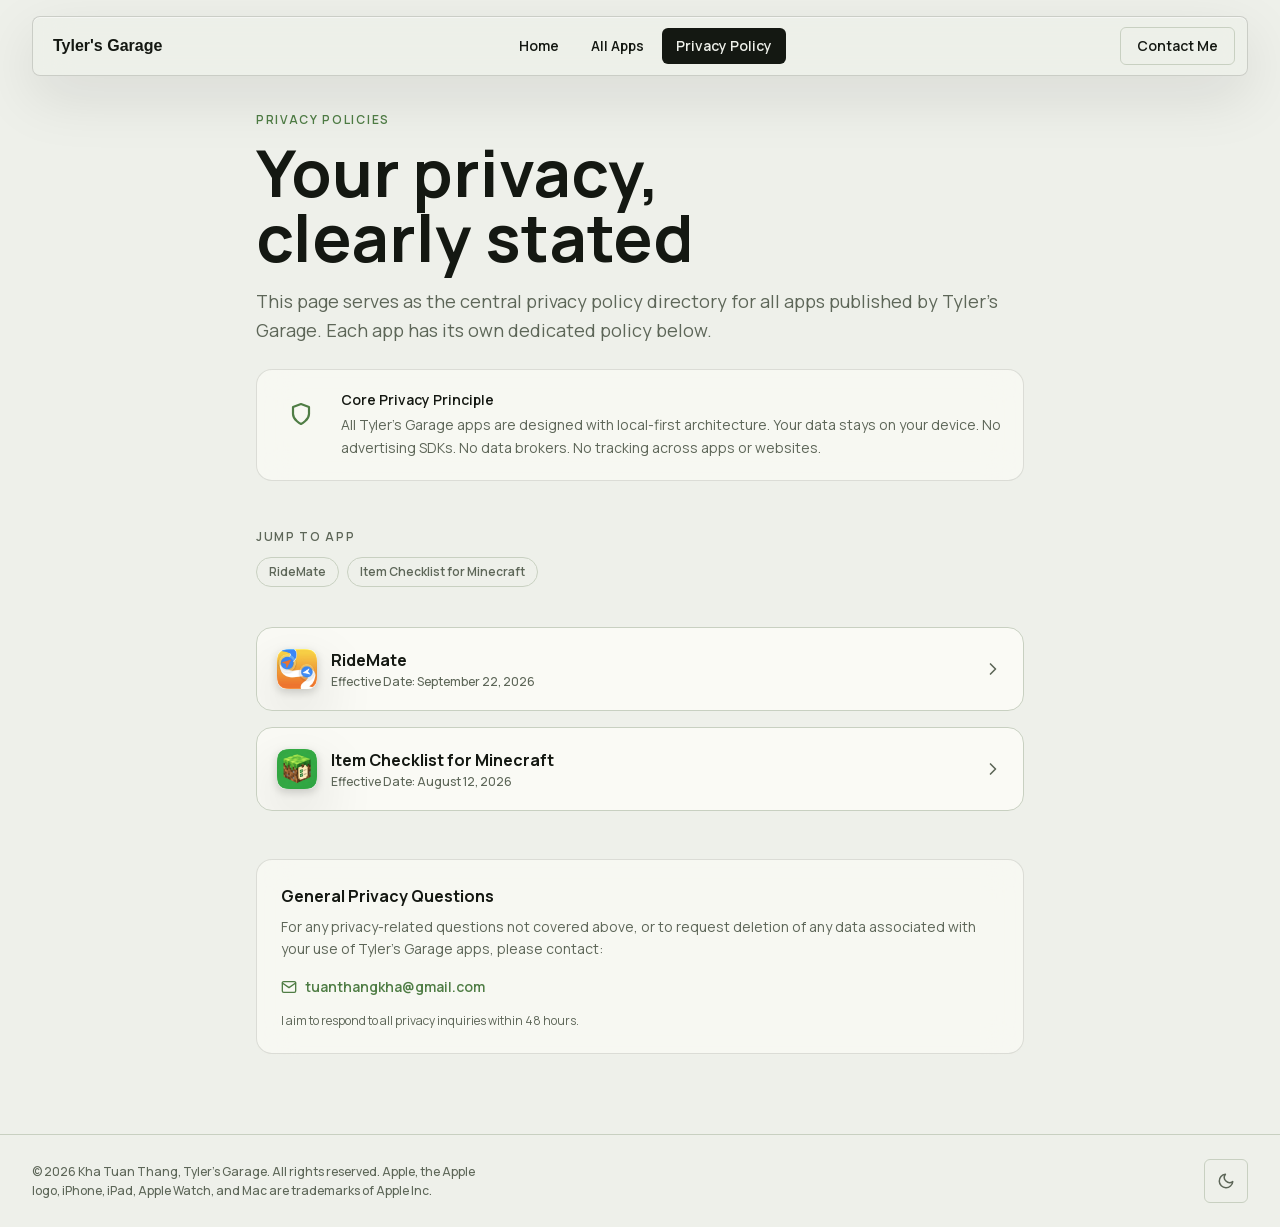
<file: privacy-policy.html>
<!DOCTYPE html><html lang="en" class="__variable_538739 bg-background"><head><meta charSet="utf-8"/><meta name="viewport" content="width=device-width, initial-scale=1"/><link rel="preload" href="/_next/static/media/4c9affa5bc8f420e-s.p.woff2" as="font" crossorigin="" type="font/woff2"/><link rel="stylesheet" href="/_next/static/css/9e2a6697e328ab20.css" data-precedence="next"/><link rel="preload" as="script" fetchPriority="low" href="/_next/static/chunks/webpack-2e661e7777ee1e06.js"/><script src="/_next/static/chunks/fd9d1056-4dcebdff1205c09e.js" async=""></script><script src="/_next/static/chunks/23-f3dd8baebaf4be90.js" async=""></script><script src="/_next/static/chunks/main-app-85cd3603466858a8.js" async=""></script><script src="/_next/static/chunks/291-a54b8c867111d826.js" async=""></script><script src="/_next/static/chunks/648-a8c5d624c7993c32.js" async=""></script><script src="/_next/static/chunks/app/privacy-policy/page-c843276ae6c6e977.js" async=""></script><script src="/_next/static/chunks/755-5db15e3ccbd0ae27.js" async=""></script><script src="/_next/static/chunks/app/not-found-64234dd54eac3576.js" async=""></script><meta name="theme-color" content="#101410" id="theme-color-meta"/><meta name="apple-mobile-web-app-capable" content="yes"/><link rel="icon" href="/icon.png" type="image/png" sizes="any"/><link rel="shortcut icon" href="/icon.png" type="image/png"/><link rel="apple-touch-icon" href="/icon.png"/><meta name="theme-color" media="(prefers-color-scheme: light)" content="#EEF0EA"/><meta name="theme-color" media="(prefers-color-scheme: dark)" content="#101410"/><title>Privacy Policy — Tyler&#x27;s Garage</title><meta name="description" content="Privacy policies for all iOS apps by Tyler&#x27;s Garage. Clear, plain-English policies for every app."/><meta property="og:title" content="Tyler&#x27;s Garage: iOS Portfolio"/><meta property="og:description" content="Focused iOS apps built with care by an indie developer."/><meta property="og:image" content="http://localhost:3000/icon.png"/><meta property="og:image:width" content="1200"/><meta property="og:image:height" content="630"/><meta name="twitter:card" content="summary_large_image"/><meta name="twitter:title" content="Tyler&#x27;s Garage: iOS Portfolio"/><meta name="twitter:description" content="Focused iOS apps built with care by an indie developer."/><meta name="twitter:image" content="http://localhost:3000/icon.png"/><meta name="twitter:image:width" content="1200"/><meta name="twitter:image:height" content="630"/><link rel="icon" href="/icon.png?dcbc1f650a21bcf0" type="image/png" sizes="1024x1024"/><meta name="next-size-adjust"/><script>
              (function() {
                try {
                  var stored = localStorage.getItem('theme');
                  var prefersDark = window.matchMedia('(prefers-color-scheme: dark)').matches;
                  var isDark = stored ? stored === 'dark' : prefersDark;
                  if (isDark) {
                    document.documentElement.classList.add('dark');
                    var meta = document.getElementById('theme-color-meta');
                    if (meta) meta.setAttribute('content', '#101410');
                  } else {
                    document.documentElement.classList.remove('dark');
                    var meta = document.getElementById('theme-color-meta');
                    if (meta) meta.setAttribute('content', '#EEF0EA');
                  }
                } catch (e) {}
              })();
            </script><script src="/_next/static/chunks/polyfills-78c92fac7aa8fdd8.js" noModule=""></script></head><body class="__className_538739 bg-background text-foreground"><div class="min-h-screen bg-background text-foreground flex flex-col justify-between overflow-x-hidden"><header class="fixed top-0 left-0 right-0 z-50 transition-all duration-300 py-4" role="banner"><div class="mx-auto max-w-[1440px] px-4 sm:px-6 lg:px-8"><div class="glass-nav rounded-lg px-3 py-2.5 flex items-center justify-between transition-all duration-300 "><a class="flex min-h-[38px] items-center gap-2.5 rounded-md px-2 focus:outline-none focus-visible:ring-2 focus-visible:ring-accent" aria-label="Tyler Kha: iOS Developer home" href="/"><span class="font-display text-sm font-600 text-foreground sm:text-base">Tyler&#x27;s Garage</span></a><nav class="hidden md:flex items-center gap-1" aria-label="Main navigation"><a class="rounded-md px-3.5 py-2 text-sm font-600 transition-all duration-200 text-foreground hover:bg-secondary" href="/">Home</a><a class="rounded-md px-3.5 py-2 text-sm font-600 transition-all duration-200 text-foreground hover:bg-secondary" href="/products">All Apps</a><a class="rounded-md px-3.5 py-2 text-sm font-600 transition-all duration-200 bg-foreground text-background" href="/privacy-policy">Privacy Policy</a></nav><div class="flex items-center gap-2"><a class="hidden md:inline-flex items-center gap-1.5 rounded-md border border-foreground/20 px-4 py-2 text-sm font-600 text-foreground transition-all duration-200 hover:border-foreground/50 hover:bg-foreground/5" href="/contact">Contact Me</a><button class="md:hidden w-9 h-9 rounded-md flex items-center justify-center text-muted-foreground hover:text-foreground hover:bg-secondary transition-all" aria-label="Open menu" aria-expanded="false"><svg width="18" height="18" viewBox="0 0 24 24" fill="none" stroke="currentColor" stroke-width="2.5" stroke-linecap="round" stroke-linejoin="round"><path d="M3 12h18M3 6h18M3 18h18"></path></svg></button></div></div></div></header><div class="flex-1"><div class="pt-28 pb-20 px-4"><div class="max-w-3xl mx-auto"><div class="section-fade mb-12"><span class="text-xs font-600 tracking-[0.14em] uppercase text-accent mb-3 block">Privacy Policies</span><h1 class="text-display font-700 text-foreground mb-4">Your privacy, clearly stated</h1><p class="text-muted-foreground text-lg leading-relaxed mb-6">This page serves as the central privacy policy directory for all apps published by Tyler&#x27;s Garage. Each app has its own dedicated policy below.</p><div class="glass-card rounded-2xl p-5 flex gap-4 items-start"><div class="w-12 h-12 rounded-2xl bg-accent/10 flex items-center justify-center flex-shrink-0"><svg width="24" height="24" viewBox="0 0 24 24" fill="none" stroke="currentColor" stroke-width="2.2" stroke-linecap="round" stroke-linejoin="round" class="text-accent"><path d="M12 22s8-4 8-10V5l-8-3-8 3v7c0 6 8 10 8 10z"></path></svg></div><div><p class="text-sm font-600 text-foreground mb-1">Core Privacy Principle</p><p class="text-sm text-muted-foreground leading-relaxed">All Tyler&#x27;s Garage apps are designed with local-first architecture. Your data stays on your device. No advertising SDKs. No data brokers. No tracking across apps or websites.</p></div></div></div><div class="section-fade mb-10"><p class="text-xs font-600 uppercase tracking-[0.14em] text-muted-foreground mb-3">Jump to app</p><div class="flex flex-wrap gap-2"><button class="text-xs font-600 px-3 py-1.5 rounded-full border border-border text-muted-foreground hover:text-foreground hover:border-foreground/30 transition-all">RideMate</button><button class="text-xs font-600 px-3 py-1.5 rounded-full border border-border text-muted-foreground hover:text-foreground hover:border-foreground/30 transition-all">Item Checklist for Minecraft</button></div></div><div class="space-y-4"><div id="ridemate" class="section-fade bg-card border border-border rounded-2xl overflow-hidden"><button class="w-full flex items-center justify-between p-5 text-left group focus:outline-none focus-visible:ring-2 focus-visible:ring-accent focus-visible:ring-offset-2" aria-expanded="false" aria-controls="policy-ridemate"><div class="flex items-center gap-3.5"><div class="w-10 h-10 rounded-[22.375%] overflow-hidden app-icon-shadow flex-shrink-0"><img alt="RideMate app icon" loading="lazy" width="40" height="40" decoding="async" data-nimg="1" class="w-full h-full object-cover bg-gray-200" style="color:transparent" src="/assets/RideMateIcon.webp"/></div><div><h2 class="text-base font-700 text-card-foreground">RideMate</h2><p class="text-xs font-500 text-muted-foreground mt-0.5">Effective Date: <!-- -->September 22, 2026</p></div></div><svg width="20" height="20" viewBox="0 0 24 24" fill="none" stroke="currentColor" stroke-width="2" stroke-linecap="round" stroke-linejoin="round" class="text-muted-foreground flex-shrink-0 transition-transform duration-300" style="transform:rotate(-90deg)" aria-hidden="true"><path d="m6 9 6 6 6-6"></path></svg></button><div id="policy-ridemate" role="region" aria-labelledby="trigger-ridemate" style="max-height:0;overflow:hidden;transition:max-height 0.4s cubic-bezier(0.25, 0.46, 0.45, 0.94)"><div class="px-5 pb-6 border-t border-border"><div class="pt-5 space-y-6"><div><h3 class="text-sm font-700 text-card-foreground mb-2">The Short Version</h3><p class="text-sm text-muted-foreground leading-relaxed whitespace-pre-wrap">RideMate is designed with your privacy and safety on the road in mind. You can use core features like recording solo rides, designing custom Ride Cards, and generating animated Ride Reels without creating an account. We do not sell or rent your personal data to third parties, we do not display third-party advertisements, and your private trip routes and photos are stored securely on your device and your personal iCloud. We use trusted, industry-standard service providers only where strictly necessary to deliver live group navigation, route calculation, and in-app subscriptions, as explained below.</p></div><div><h3 class="text-sm font-700 text-card-foreground mb-2">Location Data and GPS Tracking</h3><p class="text-sm text-muted-foreground leading-relaxed whitespace-pre-wrap">Because RideMate is a route tracking and navigation app for riders, location access is central to the experience:

• Foreground &amp; Background GPS: RideMate requests location access to track your real-time route, speed, distance, elevation, and provide turn-by-turn guidance. When you are recording a ride or participating in an active Group Ride, the app uses background location so tracking continues seamlessly even when your phone is locked.
• When You Are Not Riding: RideMate does not track your location in the background when no ride is actively being recorded or when you are not in an active group ride.
• Solo Ride Privacy: The GPS coordinates, GPX files, and notes of your personal solo trips are stored locally on your device and in your personal iCloud. Our backend servers never receive, store, or analyze your personal solo ride routes.</p></div><div><h3 class="text-sm font-700 text-card-foreground mb-2">App Data and iCloud Sync</h3><p class="text-sm text-muted-foreground leading-relaxed whitespace-pre-wrap">Local Storage &amp; CloudKit: Your recorded routes, ride statistics, photos taken during rides, and app preferences are stored locally on your device and automatically synced across your Apple devices using Apple’s CloudKit (iCloud).

Zero Server Access to Private Routes: This backup and sync process is tied directly to your personal Apple ID under Apple’s terms. We do not have access to your private iCloud data or route history. You can manage or disable iCloud sync at any time in your device’s Apple ID settings.</p></div><div><h3 class="text-sm font-700 text-card-foreground mb-2">Account, Friends, and Social Features</h3><p class="text-sm text-muted-foreground leading-relaxed whitespace-pre-wrap">• Sign in with Apple: You may choose to sign in using Sign in with Apple to connect with friends and sync your profile. We only collect the identifier and email address provided by Apple (which can be Apple’s private relay email), your display name, and an optional profile picture you choose to upload.
• Public Stats &amp; Friend Codes: To help friends connect, RideMate generates a 6-character Friend Code and displays your total ride count and cumulative distance on your profile. Your detailed private route maps are never made public.
• Account Deletion: You can delete your RideMate account and all associated server data directly from the app’s Settings screen at any time.</p></div><div><h3 class="text-sm font-700 text-card-foreground mb-2">Real-Time Group Rides</h3><p class="text-sm text-muted-foreground leading-relaxed whitespace-pre-wrap">When you choose to join or host a Group Ride:

• Live Convoy Coordination: Your real-time location, speed, and heading are shared temporarily with other riders in that specific group room using our secure, trusted real-time cloud database provider.
• Session-Based: Live location sharing only occurs while the group ride is active. Once the group ride ends or you leave the group, live location broadcasting terminates immediately and temporary room coordinates are purged.</p></div><div><h3 class="text-sm font-700 text-card-foreground mb-2">Routing Services (OpenStreetMap)</h3><p class="text-sm text-muted-foreground leading-relaxed whitespace-pre-wrap">To calculate turn-by-turn motorcycle and car routes, RideMate sends anonymous start and destination waypoints to an OpenStreetMap-based routing server. These routing requests contain no personal account identifiers, names, or device IDs.</p></div><div><h3 class="text-sm font-700 text-card-foreground mb-2">Camera and Photo Library</h3><p class="text-sm text-muted-foreground leading-relaxed whitespace-pre-wrap">• Camera: RideMate only accesses your camera when you explicitly tap the camera button to capture a photo moment during an active ride or from the arrival screen.
• Photo Library: We access your photo library only when you select photos to add to your ride or when you choose to save exported Ride Cards and Ride Reels to your Photos app. We do not scan or upload your wider photo library.</p></div><div><h3 class="text-sm font-700 text-card-foreground mb-2">Purchases and Subscriptions</h3><p class="text-sm text-muted-foreground leading-relaxed whitespace-pre-wrap">RideMate offers optional premium features (RideMate Pro). All payments are processed securely by Apple through the App Store. We do not collect or store your credit card details, billing address, or financial information. We use an industry-standard third-party subscription validation service to verify anonymous purchase receipts from Apple and unlock Pro entitlements.</p></div><div><h3 class="text-sm font-700 text-card-foreground mb-2">Push Notifications</h3><p class="text-sm text-muted-foreground leading-relaxed whitespace-pre-wrap">With your permission, we use Apple Push Notification service (APNs) to send you alerts for friend requests and group ride invitations. You can turn off notifications at any time in your iOS Settings.</p></div><div><h3 class="text-sm font-700 text-card-foreground mb-2">What We Don’t Do</h3><p class="text-sm text-muted-foreground leading-relaxed whitespace-pre-wrap">• We do not sell, rent, or monetize your personal data or location history.
• We do not display third-party advertisements or ad-tracking SDKs.
• We do not upload your personal solo GPS tracks or route lines to our backend.
• We do not track your location when you are not actively recording a ride or in a group ride.</p></div><div><h3 class="text-sm font-700 text-card-foreground mb-2">Data Retention, Deletion, and Security</h3><p class="text-sm text-muted-foreground leading-relaxed whitespace-pre-wrap">• Local &amp; iCloud Data: Uninstalling the app removes locally cached files from your device. However, your recorded routes, photos, and generated reels remain safely stored in your private iCloud and will automatically restore if you reinstall the app. You can permanently delete individual rides within the app or manage your storage directly via iOS iCloud settings.
• Account Deletion: When you tap &quot;Delete Account&quot; in Settings, your user profile, friend relationships, push tokens, and avatar are permanently removed from our backend servers.
• Security: We use platform-standard encryption, HTTPS/TLS for all network traffic, and Apple’s native security frameworks (including Secure Keychain storage for authentication tokens).</p></div><div class="pt-2 border-t border-border"><a href="https://apps.apple.com/app/id6809371555" target="_blank" rel="noopener noreferrer" class="inline-flex items-center gap-1.5 text-xs font-600 text-accent hover:opacity-75 transition-opacity"><svg width="12" height="12" viewBox="0 0 24 24" fill="none" stroke="currentColor" stroke-width="2" stroke-linecap="round" stroke-linejoin="round"><path d="M18.71 19.5c-.83 1.24-1.71 2.45-3.05 2.47-1.34.03-1.77-.79-3.29-.79-1.53 0-2 .77-3.27.82-1.31.05-2.3-1.32-3.14-2.53C4.25 17 2.94 12.45 4.7 9.39c.87-1.52 2.43-2.48 4.12-2.51 1.28-.02 2.5.87 3.29.87.78 0 2.26-1.07 3.8-.91.65.03 2.47.26 3.64 1.98-.09.06-2.17 1.28-2.15 3.81.03 3.02 2.65 4.03 2.68 4.04-.03.07-.42 1.44-1.38 2.83M13 3.5c.73-.83 1.94-1.46 2.94-1.5.13 1.17-.34 2.35-1.04 3.19-.69.85-1.83 1.51-2.95 1.42-.15-1.15.41-2.35 1.05-3.11z"></path></svg>Download <!-- -->RideMate<!-- --> on App Store</a></div></div></div></div></div><div id="minetracker" class="section-fade bg-card border border-border rounded-2xl overflow-hidden"><button class="w-full flex items-center justify-between p-5 text-left group focus:outline-none focus-visible:ring-2 focus-visible:ring-accent focus-visible:ring-offset-2" aria-expanded="false" aria-controls="policy-minetracker"><div class="flex items-center gap-3.5"><div class="w-10 h-10 rounded-[22.375%] overflow-hidden app-icon-shadow flex-shrink-0"><img alt="Item Checklist for Minecraft app icon" loading="lazy" width="40" height="40" decoding="async" data-nimg="1" class="w-full h-full object-cover bg-gray-200" style="color:transparent" src="/assets/ItemChecklistIcon.webp"/></div><div><h2 class="text-base font-700 text-card-foreground">Item Checklist for Minecraft</h2><p class="text-xs font-500 text-muted-foreground mt-0.5">Effective Date: <!-- -->August 12, 2026</p></div></div><svg width="20" height="20" viewBox="0 0 24 24" fill="none" stroke="currentColor" stroke-width="2" stroke-linecap="round" stroke-linejoin="round" class="text-muted-foreground flex-shrink-0 transition-transform duration-300" style="transform:rotate(-90deg)" aria-hidden="true"><path d="m6 9 6 6 6-6"></path></svg></button><div id="policy-minetracker" role="region" aria-labelledby="trigger-minetracker" style="max-height:0;overflow:hidden;transition:max-height 0.4s cubic-bezier(0.25, 0.46, 0.45, 0.94)"><div class="px-5 pb-6 border-t border-border"><div class="pt-5 space-y-6"><div><h3 class="text-sm font-700 text-card-foreground mb-2">The Short Version</h3><p class="text-sm text-muted-foreground leading-relaxed whitespace-pre-wrap">Our App is designed with your privacy in mind. We do not require you to create an account, we do not sell your personal data, and your tracked items and preferences are stored securely on your device and your personal iCloud. We use limited, industry-standard service providers for analytics and in-app purchases as explained below.</p></div><div><h3 class="text-sm font-700 text-card-foreground mb-2">App Data and iCloud Sync</h3><p class="text-sm text-muted-foreground leading-relaxed whitespace-pre-wrap">Your tracked items, inventory priorities, search history, and app preferences are primarily stored locally on your device. We do not operate a remote server that receives, reads, or stores your personal in-app content. To provide a seamless experience across your devices, Item Checklist for Minecraft automatically syncs your app data through Apple&#x27;s CloudKit (iCloud). This backup and sync process is securely tied to your personal Apple ID under Apple’s terms. We do not have access to your iCloud data. You can manage or disable iCloud sync directly through your device&#x27;s Apple ID settings.</p></div><div><h3 class="text-sm font-700 text-card-foreground mb-2">Analytics and Diagnostics</h3><p class="text-sm text-muted-foreground leading-relaxed whitespace-pre-wrap">To help us understand how the App is used, track feature usage, and fix technical crashes, we use PostHog as our analytics provider. PostHog may process basic app interactions, device models, operating system versions, language, and random session identifiers. We do not send your name, email address, exact location, or the specific contents of your tracked Minecraft items to our analytics provider. PostHog processes this non-personally identifiable data on our behalf.</p></div><div><h3 class="text-sm font-700 text-card-foreground mb-2">Purchases</h3><p class="text-sm text-muted-foreground leading-relaxed whitespace-pre-wrap">Item Checklist for Minecraft offers in-app purchases (e.g., consumable time packages for video analysis). All payments are processed entirely and securely by Apple (App Store). We never see, collect, or store your credit card information, name, or billing address. We only receive an anonymous receipt from Apple to verify your purchase and unlock the corresponding features in the App. You can manage your purchases in your Apple account settings.</p></div><div><h3 class="text-sm font-700 text-card-foreground mb-2">What We Don’t Do</h3><p class="text-sm text-muted-foreground leading-relaxed whitespace-pre-wrap">• We do not sell or rent your personal data to anyone.
• We do not require you to create an Item Checklist for Minecraft account.
• We do not request, track, or use your GPS/precise location.
• We do not display third-party advertisements in the App.</p></div><div><h3 class="text-sm font-700 text-card-foreground mb-2">Retention, Deletion, and Security</h3><p class="text-sm text-muted-foreground leading-relaxed whitespace-pre-wrap">Your local app data remains on your device until you delete the items within the App or uninstall the App entirely. Cloud backups remain according to your personal iCloud settings. We use platform-standard security and Apple’s native frameworks to ensure your data is as safe as possible, though no electronic storage can be guaranteed completely secure.</p></div><div class="pt-2 border-t border-border"><a href="https://apps.apple.com/app/id6800037138" target="_blank" rel="noopener noreferrer" class="inline-flex items-center gap-1.5 text-xs font-600 text-accent hover:opacity-75 transition-opacity"><svg width="12" height="12" viewBox="0 0 24 24" fill="none" stroke="currentColor" stroke-width="2" stroke-linecap="round" stroke-linejoin="round"><path d="M18.71 19.5c-.83 1.24-1.71 2.45-3.05 2.47-1.34.03-1.77-.79-3.29-.79-1.53 0-2 .77-3.27.82-1.31.05-2.3-1.32-3.14-2.53C4.25 17 2.94 12.45 4.7 9.39c.87-1.52 2.43-2.48 4.12-2.51 1.28-.02 2.5.87 3.29.87.78 0 2.26-1.07 3.8-.91.65.03 2.47.26 3.64 1.98-.09.06-2.17 1.28-2.15 3.81.03 3.02 2.65 4.03 2.68 4.04-.03.07-.42 1.44-1.38 2.83M13 3.5c.73-.83 1.94-1.46 2.94-1.5.13 1.17-.34 2.35-1.04 3.19-.69.85-1.83 1.51-2.95 1.42-.15-1.15.41-2.35 1.05-3.11z"></path></svg>Download <!-- -->Item Checklist for Minecraft<!-- --> on App Store</a></div></div></div></div></div></div><div class="section-fade mt-12 glass-card rounded-2xl p-6"><h2 class="text-base font-700 text-foreground mb-2">General Privacy Questions</h2><p class="text-sm text-muted-foreground leading-relaxed mb-4">For any privacy-related questions not covered above, or to request deletion of any data associated with your use of Tyler&#x27;s Garage apps, please contact:</p><a href="mailto:tuanthangkha@gmail.com" class="inline-flex items-center gap-2 text-accent font-600 text-sm hover:opacity-75 transition-opacity"><svg width="16" height="16" viewBox="0 0 24 24" fill="none" stroke="currentColor" stroke-width="2" stroke-linecap="round" stroke-linejoin="round"><path d="M4 4h16c1.1 0 2 .9 2 2v12c0 1.1-.9 2-2 2H4c-1.1 0-2-.9-2-2V6c0-1.1.9-2 2-2z"></path><polyline points="22,6 12,13 2,6"></polyline></svg>tuanthangkha@gmail.com</a><p class="text-xs text-muted-foreground mt-3">I aim to respond to all privacy inquiries within 48 hours.</p></div></div></div></div><footer class="border-t border-border/80 py-6 px-4 mt-auto w-full" role="contentinfo"><div class="mx-auto flex max-w-[1440px] flex-col items-center justify-between gap-5 sm:flex-row sm:px-2 lg:px-4"><div class="flex flex-col gap-1 max-w-md"><span class="text-xs text-muted-foreground font-500 leading-relaxed">© 2026 Kha Tuan Thang, Tyler&#x27;s Garage. All rights reserved. Apple, the Apple logo, iPhone, iPad, Apple Watch, and Mac are trademarks of Apple Inc.</span></div><div class="flex items-center gap-4"><button class="flex min-h-[44px] min-w-[44px] items-center justify-center rounded-md border border-foreground/15 text-muted-foreground transition-all hover:border-foreground/40 hover:text-foreground" aria-label="Switch to dark mode"><svg width="18" height="18" viewBox="0 0 24 24" fill="none" stroke="currentColor" stroke-width="2" stroke-linecap="round" stroke-linejoin="round"><path d="M21 12.79A9 9 0 1 1 11.21 3 7 7 0 0 0 21 12.79z"></path></svg></button></div></div></footer></div><script src="/_next/static/chunks/webpack-2e661e7777ee1e06.js" async=""></script><script>(self.__next_f=self.__next_f||[]).push([0]);self.__next_f.push([2,null])</script><script>self.__next_f.push([1,"1:HL[\"/_next/static/media/4c9affa5bc8f420e-s.p.woff2\",\"font\",{\"crossOrigin\":\"\",\"type\":\"font/woff2\"}]\n2:HL[\"/_next/static/css/9e2a6697e328ab20.css\",\"style\"]\n"])</script><script>self.__next_f.push([1,"3:I[5751,[],\"\"]\n5:I[6341,[\"291\",\"static/chunks/291-a54b8c867111d826.js\",\"648\",\"static/chunks/648-a8c5d624c7993c32.js\",\"310\",\"static/chunks/app/privacy-policy/page-c843276ae6c6e977.js\"],\"default\"]\n6:I[5286,[\"291\",\"static/chunks/291-a54b8c867111d826.js\",\"648\",\"static/chunks/648-a8c5d624c7993c32.js\",\"310\",\"static/chunks/app/privacy-policy/page-c843276ae6c6e977.js\"],\"default\"]\n7:I[9966,[\"291\",\"static/chunks/291-a54b8c867111d826.js\",\"648\",\"static/chunks/648-a8c5d624c7993c32.js\",\"310\",\"static/chunks/app/privacy-policy/page-c843276ae6c6e977.js\"],\"default\"]\n8:I[9275,[],\"\"]\n9:I[1343,[],\"\"]\na:I[5154,[\"755\",\"static/chunks/755-5db15e3ccbd0ae27.js\",\"160\",\"static/chunks/app/not-found-64234dd54eac3576.js\"],\"default\"]\nc:I[6130,[],\"\"]\nd:[]\n"])</script><script>self.__next_f.push([1,"0:[[[\"$\",\"link\",\"0\",{\"rel\":\"stylesheet\",\"href\":\"/_next/static/css/9e2a6697e328ab20.css\",\"precedence\":\"next\",\"crossOrigin\":\"$undefined\"}]],[\"$\",\"$L3\",null,{\"buildId\":\"9dYHOI3qzIn7x8KL9mMf_\",\"assetPrefix\":\"\",\"initialCanonicalUrl\":\"/privacy-policy\",\"initialTree\":[\"\",{\"children\":[\"privacy-policy\",{\"children\":[\"__PAGE__\",{}]}]},\"$undefined\",\"$undefined\",true],\"initialSeedData\":[\"\",{\"children\":[\"privacy-policy\",{\"children\":[\"__PAGE__\",{},[[\"$L4\",[\"$\",\"div\",null,{\"className\":\"min-h-screen bg-background text-foreground flex flex-col justify-between overflow-x-hidden\",\"children\":[[\"$\",\"$L5\",null,{}],[\"$\",\"div\",null,{\"className\":\"flex-1\",\"children\":[\"$\",\"$L6\",null,{}]}],[\"$\",\"$L7\",null,{}]]}]],null],null]},[\"$\",\"$L8\",null,{\"parallelRouterKey\":\"children\",\"segmentPath\":[\"children\",\"privacy-policy\",\"children\"],\"error\":\"$undefined\",\"errorStyles\":\"$undefined\",\"errorScripts\":\"$undefined\",\"template\":[\"$\",\"$L9\",null,{}],\"templateStyles\":\"$undefined\",\"templateScripts\":\"$undefined\",\"notFound\":\"$undefined\",\"notFoundStyles\":\"$undefined\",\"styles\":null}],null]},[[\"$\",\"html\",null,{\"lang\":\"en\",\"className\":\"__variable_538739 bg-background\",\"suppressHydrationWarning\":true,\"children\":[[\"$\",\"head\",null,{\"children\":[[\"$\",\"meta\",null,{\"name\":\"theme-color\",\"content\":\"#101410\",\"id\":\"theme-color-meta\"}],[\"$\",\"meta\",null,{\"name\":\"apple-mobile-web-app-capable\",\"content\":\"yes\"}],[\"$\",\"link\",null,{\"rel\":\"icon\",\"href\":\"/icon.png\",\"type\":\"image/png\",\"sizes\":\"any\"}],[\"$\",\"link\",null,{\"rel\":\"shortcut icon\",\"href\":\"/icon.png\",\"type\":\"image/png\"}],[\"$\",\"link\",null,{\"rel\":\"apple-touch-icon\",\"href\":\"/icon.png\"}],[\"$\",\"script\",null,{\"dangerouslySetInnerHTML\":{\"__html\":\"\\n              (function() {\\n                try {\\n                  var stored = localStorage.getItem('theme');\\n                  var prefersDark = window.matchMedia('(prefers-color-scheme: dark)').matches;\\n                  var isDark = stored ? stored === 'dark' : prefersDark;\\n                  if (isDark) {\\n                    document.documentElement.classList.add('dark');\\n                    var meta = document.getElementById('theme-color-meta');\\n                    if (meta) meta.setAttribute('content', '#101410');\\n                  } else {\\n                    document.documentElement.classList.remove('dark');\\n                    var meta = document.getElementById('theme-color-meta');\\n                    if (meta) meta.setAttribute('content', '#EEF0EA');\\n                  }\\n                } catch (e) {}\\n              })();\\n            \"}}]]}],[\"$\",\"body\",null,{\"className\":\"__className_538739 bg-background text-foreground\",\"children\":[\"$\",\"$L8\",null,{\"parallelRouterKey\":\"children\",\"segmentPath\":[\"children\"],\"error\":\"$undefined\",\"errorStyles\":\"$undefined\",\"errorScripts\":\"$undefined\",\"template\":[\"$\",\"$L9\",null,{}],\"templateStyles\":\"$undefined\",\"templateScripts\":\"$undefined\",\"notFound\":[\"$\",\"$La\",null,{}],\"notFoundStyles\":[],\"styles\":null}]}]]}],null],null],\"couldBeIntercepted\":false,\"initialHead\":[false,\"$Lb\"],\"globalErrorComponent\":\"$c\",\"missingSlots\":\"$Wd\"}]]\n"])</script><script>self.__next_f.push([1,"b:[[\"$\",\"meta\",\"0\",{\"name\":\"viewport\",\"content\":\"width=device-width, initial-scale=1\"}],[\"$\",\"meta\",\"1\",{\"name\":\"theme-color\",\"media\":\"(prefers-color-scheme: light)\",\"content\":\"#EEF0EA\"}],[\"$\",\"meta\",\"2\",{\"name\":\"theme-color\",\"media\":\"(prefers-color-scheme: dark)\",\"content\":\"#101410\"}],[\"$\",\"meta\",\"3\",{\"charSet\":\"utf-8\"}],[\"$\",\"title\",\"4\",{\"children\":\"Privacy Policy — Tyler's Garage\"}],[\"$\",\"meta\",\"5\",{\"name\":\"description\",\"content\":\"Privacy policies for all iOS apps by Tyler's Garage. Clear, plain-English policies for every app.\"}],[\"$\",\"meta\",\"6\",{\"property\":\"og:title\",\"content\":\"Tyler's Garage: iOS Portfolio\"}],[\"$\",\"meta\",\"7\",{\"property\":\"og:description\",\"content\":\"Focused iOS apps built with care by an indie developer.\"}],[\"$\",\"meta\",\"8\",{\"property\":\"og:image\",\"content\":\"http://localhost:3000/icon.png\"}],[\"$\",\"meta\",\"9\",{\"property\":\"og:image:width\",\"content\":\"1200\"}],[\"$\",\"meta\",\"10\",{\"property\":\"og:image:height\",\"content\":\"630\"}],[\"$\",\"meta\",\"11\",{\"name\":\"twitter:card\",\"content\":\"summary_large_image\"}],[\"$\",\"meta\",\"12\",{\"name\":\"twitter:title\",\"content\":\"Tyler's Garage: iOS Portfolio\"}],[\"$\",\"meta\",\"13\",{\"name\":\"twitter:description\",\"content\":\"Focused iOS apps built with care by an indie developer.\"}],[\"$\",\"meta\",\"14\",{\"name\":\"twitter:image\",\"content\":\"http://localhost:3000/icon.png\"}],[\"$\",\"meta\",\"15\",{\"name\":\"twitter:image:width\",\"content\":\"1200\"}],[\"$\",\"meta\",\"16\",{\"name\":\"twitter:image:height\",\"content\":\"630\"}],[\"$\",\"link\",\"17\",{\"rel\":\"icon\",\"href\":\"/icon.png?dcbc1f650a21bcf0\",\"type\":\"image/png\",\"sizes\":\"1024x1024\"}],[\"$\",\"meta\",\"18\",{\"name\":\"next-size-adjust\"}]]\n4:null\n"])</script></body></html>
</file>
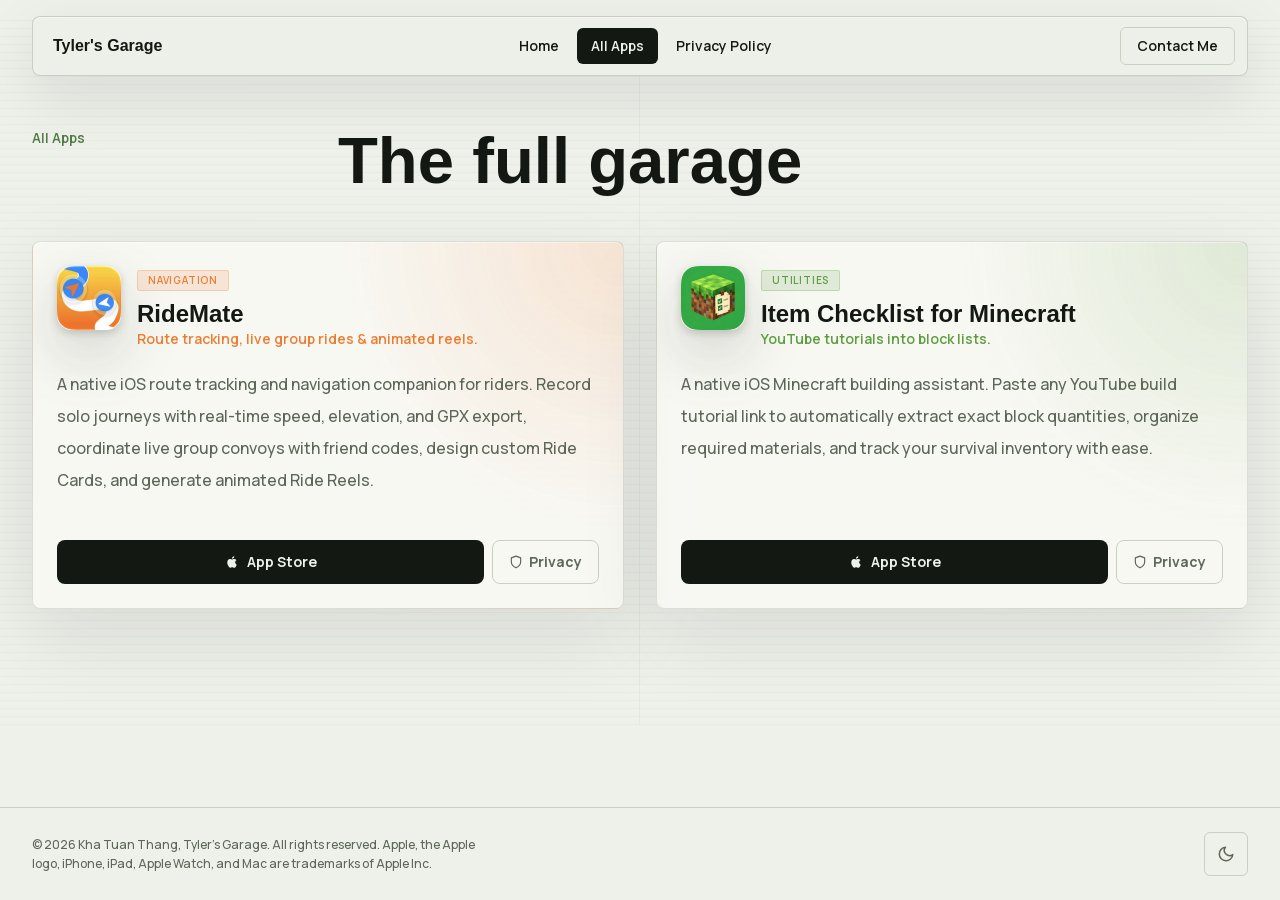
<file: products.html>
<!DOCTYPE html><html lang="en" class="__variable_538739 bg-background"><head><meta charSet="utf-8"/><meta name="viewport" content="width=device-width, initial-scale=1"/><link rel="preload" href="/_next/static/media/4c9affa5bc8f420e-s.p.woff2" as="font" crossorigin="" type="font/woff2"/><link rel="stylesheet" href="/_next/static/css/9e2a6697e328ab20.css" data-precedence="next"/><link rel="preload" as="script" fetchPriority="low" href="/_next/static/chunks/webpack-2e661e7777ee1e06.js"/><script src="/_next/static/chunks/fd9d1056-4dcebdff1205c09e.js" async=""></script><script src="/_next/static/chunks/23-f3dd8baebaf4be90.js" async=""></script><script src="/_next/static/chunks/main-app-85cd3603466858a8.js" async=""></script><script src="/_next/static/chunks/291-a54b8c867111d826.js" async=""></script><script src="/_next/static/chunks/648-a8c5d624c7993c32.js" async=""></script><script src="/_next/static/chunks/app/products/page-6e45ded76952a1a2.js" async=""></script><script src="/_next/static/chunks/755-5db15e3ccbd0ae27.js" async=""></script><script src="/_next/static/chunks/app/not-found-64234dd54eac3576.js" async=""></script><meta name="theme-color" content="#101410" id="theme-color-meta"/><meta name="apple-mobile-web-app-capable" content="yes"/><link rel="icon" href="/icon.png" type="image/png" sizes="any"/><link rel="shortcut icon" href="/icon.png" type="image/png"/><link rel="apple-touch-icon" href="/icon.png"/><meta name="theme-color" media="(prefers-color-scheme: light)" content="#EEF0EA"/><meta name="theme-color" media="(prefers-color-scheme: dark)" content="#101410"/><title>All Apps — Tyler&#x27;s Garage</title><meta name="description" content="Browse all iOS apps built by Tyler. Quality indie apps for productivity, lifestyle, and utilities — available on the App Store."/><meta property="og:title" content="Tyler&#x27;s Garage: iOS Portfolio"/><meta property="og:description" content="Focused iOS apps built with care by an indie developer."/><meta property="og:image" content="http://localhost:3000/icon.png"/><meta property="og:image:width" content="1200"/><meta property="og:image:height" content="630"/><meta name="twitter:card" content="summary_large_image"/><meta name="twitter:title" content="Tyler&#x27;s Garage: iOS Portfolio"/><meta name="twitter:description" content="Focused iOS apps built with care by an indie developer."/><meta name="twitter:image" content="http://localhost:3000/icon.png"/><meta name="twitter:image:width" content="1200"/><meta name="twitter:image:height" content="630"/><link rel="icon" href="/icon.png?dcbc1f650a21bcf0" type="image/png" sizes="1024x1024"/><meta name="next-size-adjust"/><script>
              (function() {
                try {
                  var stored = localStorage.getItem('theme');
                  var prefersDark = window.matchMedia('(prefers-color-scheme: dark)').matches;
                  var isDark = stored ? stored === 'dark' : prefersDark;
                  if (isDark) {
                    document.documentElement.classList.add('dark');
                    var meta = document.getElementById('theme-color-meta');
                    if (meta) meta.setAttribute('content', '#101410');
                  } else {
                    document.documentElement.classList.remove('dark');
                    var meta = document.getElementById('theme-color-meta');
                    if (meta) meta.setAttribute('content', '#EEF0EA');
                  }
                } catch (e) {}
              })();
            </script><script src="/_next/static/chunks/polyfills-78c92fac7aa8fdd8.js" noModule=""></script></head><body class="__className_538739 bg-background text-foreground"><div class="min-h-screen bg-background text-foreground flex flex-col justify-between overflow-x-hidden"><header class="fixed top-0 left-0 right-0 z-50 transition-all duration-300 py-4" role="banner"><div class="mx-auto max-w-[1440px] px-4 sm:px-6 lg:px-8"><div class="glass-nav rounded-lg px-3 py-2.5 flex items-center justify-between transition-all duration-300 "><a class="flex min-h-[38px] items-center gap-2.5 rounded-md px-2 focus:outline-none focus-visible:ring-2 focus-visible:ring-accent" aria-label="Tyler Kha: iOS Developer home" href="/"><span class="font-display text-sm font-600 text-foreground sm:text-base">Tyler&#x27;s Garage</span></a><nav class="hidden md:flex items-center gap-1" aria-label="Main navigation"><a class="rounded-md px-3.5 py-2 text-sm font-600 transition-all duration-200 text-foreground hover:bg-secondary" href="/">Home</a><a class="rounded-md px-3.5 py-2 text-sm font-600 transition-all duration-200 bg-foreground text-background" href="/products">All Apps</a><a class="rounded-md px-3.5 py-2 text-sm font-600 transition-all duration-200 text-foreground hover:bg-secondary" href="/privacy-policy">Privacy Policy</a></nav><div class="flex items-center gap-2"><a class="hidden md:inline-flex items-center gap-1.5 rounded-md border border-foreground/20 px-4 py-2 text-sm font-600 text-foreground transition-all duration-200 hover:border-foreground/50 hover:bg-foreground/5" href="/contact">Contact Me</a><button class="md:hidden w-9 h-9 rounded-md flex items-center justify-center text-muted-foreground hover:text-foreground hover:bg-secondary transition-all" aria-label="Open menu" aria-expanded="false"><svg width="18" height="18" viewBox="0 0 24 24" fill="none" stroke="currentColor" stroke-width="2.5" stroke-linecap="round" stroke-linejoin="round"><path d="M3 12h18M3 6h18M3 18h18"></path></svg></button></div></div></div></header><div class="flex-1"><div class="relative isolate px-4 pb-24 pt-32 sm:px-6 lg:px-8"><div class="bento-section-lines" aria-hidden="true"></div><div class="relative z-10 mx-auto max-w-[1440px]"><div class="section-fade mb-12 grid grid-cols-12 gap-2"><span class="col-span-12 text-sm font-600 text-accent lg:col-span-3">All Apps</span><h1 class="col-span-12 max-w-5xl font-display text-display font-700 text-foreground lg:col-span-9">The full garage</h1></div><div class="grid grid-cols-1 md:grid-cols-2 gap-6 lg:gap-8"><div class="section-fade h-full" style="transition-delay:0ms"><article class="project-physics product-project-card bento-tile flex h-full flex-col gap-5 p-5 sm:p-6" style="--accent-color:#EE7C30" aria-label="RideMate app card"><div class="flex items-start gap-4"><div class="w-16 h-16 rounded-[22.375%] overflow-hidden app-icon-shadow flex-shrink-0"><img alt="RideMate app icon — GPS route tracker &amp; live group rides" loading="lazy" width="64" height="64" decoding="async" data-nimg="1" class="w-full h-full object-cover bg-gray-200" style="color:transparent;width:100%;height:100%" src="/assets/RideMateIcon.webp"/></div><div class="flex-1 min-w-0"><span class="mb-2 inline-block rounded-sm px-2.5 py-0.5 text-[10px] font-600 uppercase tracking-[0.08em]" style="background:#EE7C3025;color:#EE7C30;border:1px solid #EE7C3040">Navigation</span><h2 class="font-display text-2xl font-700 leading-tight text-card-foreground">RideMate</h2><p class="text-sm font-600 leading-snug" style="color:#EE7C30">Route tracking, live group rides &amp; animated reels.</p></div></div><p class="flex-1 text-base font-500 leading-8 text-muted-foreground">A native iOS route tracking and navigation companion for riders. Record solo journeys with real-time speed, elevation, and GPX export, coordinate live group convoys with friend codes, design custom Ride Cards, and generate animated Ride Reels.</p><div class="flex flex-col gap-2 sm:flex-row sm:items-center"><a href="https://apps.apple.com/app/id6809371555" target="_blank" rel="noopener noreferrer" class="inline-flex min-h-[44px] flex-1 items-center justify-center gap-2 rounded-md bg-foreground px-4 py-2.5 text-sm font-700 text-background transition-transform duration-300 hover:-translate-y-1 active:translate-y-0" aria-label="Download RideMate on the App Store"><svg width="14" height="14" viewBox="0 0 24 24" fill="currentColor"><path d="M18.71 19.5c-.83 1.24-1.71 2.45-3.05 2.47-1.34.03-1.77-.79-3.29-.79-1.53 0-2 .77-3.27.82-1.31.05-2.3-1.32-3.14-2.53C4.25 17 2.94 12.45 4.7 9.39c.87-1.52 2.43-2.48 4.12-2.51 1.28-.02 2.5.87 3.29.87.78 0 2.26-1.07 3.8-.91.65.03 2.47.26 3.64 1.98-.09.06-2.17 1.28-2.15 3.81.03 3.02 2.65 4.03 2.68 4.04-.03.07-.42 1.44-1.38 2.83M13 3.5c.73-.83 1.94-1.46 2.94-1.5.13 1.17-.34 2.35-1.04 3.19-.69.85-1.83 1.51-2.95 1.42-.15-1.15.41-2.35 1.05-3.11z"></path></svg>App Store</a><a href="/privacy-policy#ridemate" class="inline-flex min-h-[44px] items-center justify-center gap-1.5 rounded-md border border-foreground/15 px-4 py-2.5 text-sm font-700 text-muted-foreground transition-all hover:border-foreground/40 hover:text-foreground" aria-label="Privacy policy and support for RideMate"><svg width="14" height="14" viewBox="0 0 24 24" fill="none" stroke="currentColor" stroke-width="2" stroke-linecap="round" stroke-linejoin="round"><path d="M12 22s8-4 8-10V5l-8-3-8 3v7c0 6 8 10 8 10z"></path></svg>Privacy</a></div></article></div><div class="section-fade h-full" style="transition-delay:60ms"><article class="project-physics product-project-card bento-tile flex h-full flex-col gap-5 p-5 sm:p-6" style="--accent-color:#5D9D40" aria-label="Item Checklist for Minecraft app card"><div class="flex items-start gap-4"><div class="w-16 h-16 rounded-[22.375%] overflow-hidden app-icon-shadow flex-shrink-0"><img alt="Item Checklist for Minecraft app icon — Minecraft material checklist" loading="lazy" width="64" height="64" decoding="async" data-nimg="1" class="w-full h-full object-cover bg-gray-200" style="color:transparent;width:100%;height:100%" src="/assets/ItemChecklistIcon.webp"/></div><div class="flex-1 min-w-0"><span class="mb-2 inline-block rounded-sm px-2.5 py-0.5 text-[10px] font-600 uppercase tracking-[0.08em]" style="background:#5D9D4025;color:#5D9D40;border:1px solid #5D9D4040">Utilities</span><h2 class="font-display text-2xl font-700 leading-tight text-card-foreground">Item Checklist for Minecraft</h2><p class="text-sm font-600 leading-snug" style="color:#5D9D40">YouTube tutorials into block lists.</p></div></div><p class="flex-1 text-base font-500 leading-8 text-muted-foreground">A native iOS Minecraft building assistant. Paste any YouTube build tutorial link to automatically extract exact block quantities, organize required materials, and track your survival inventory with ease.</p><div class="flex flex-col gap-2 sm:flex-row sm:items-center"><a href="https://apps.apple.com/app/id6800037138" target="_blank" rel="noopener noreferrer" class="inline-flex min-h-[44px] flex-1 items-center justify-center gap-2 rounded-md bg-foreground px-4 py-2.5 text-sm font-700 text-background transition-transform duration-300 hover:-translate-y-1 active:translate-y-0" aria-label="Download Item Checklist for Minecraft on the App Store"><svg width="14" height="14" viewBox="0 0 24 24" fill="currentColor"><path d="M18.71 19.5c-.83 1.24-1.71 2.45-3.05 2.47-1.34.03-1.77-.79-3.29-.79-1.53 0-2 .77-3.27.82-1.31.05-2.3-1.32-3.14-2.53C4.25 17 2.94 12.45 4.7 9.39c.87-1.52 2.43-2.48 4.12-2.51 1.28-.02 2.5.87 3.29.87.78 0 2.26-1.07 3.8-.91.65.03 2.47.26 3.64 1.98-.09.06-2.17 1.28-2.15 3.81.03 3.02 2.65 4.03 2.68 4.04-.03.07-.42 1.44-1.38 2.83M13 3.5c.73-.83 1.94-1.46 2.94-1.5.13 1.17-.34 2.35-1.04 3.19-.69.85-1.83 1.51-2.95 1.42-.15-1.15.41-2.35 1.05-3.11z"></path></svg>App Store</a><a href="/privacy-policy#minetracker" class="inline-flex min-h-[44px] items-center justify-center gap-1.5 rounded-md border border-foreground/15 px-4 py-2.5 text-sm font-700 text-muted-foreground transition-all hover:border-foreground/40 hover:text-foreground" aria-label="Privacy policy and support for Item Checklist for Minecraft"><svg width="14" height="14" viewBox="0 0 24 24" fill="none" stroke="currentColor" stroke-width="2" stroke-linecap="round" stroke-linejoin="round"><path d="M12 22s8-4 8-10V5l-8-3-8 3v7c0 6 8 10 8 10z"></path></svg>Privacy</a></div></article></div></div></div></div></div><footer class="border-t border-border/80 py-6 px-4 mt-auto w-full" role="contentinfo"><div class="mx-auto flex max-w-[1440px] flex-col items-center justify-between gap-5 sm:flex-row sm:px-2 lg:px-4"><div class="flex flex-col gap-1 max-w-md"><span class="text-xs text-muted-foreground font-500 leading-relaxed">© 2026 Kha Tuan Thang, Tyler&#x27;s Garage. All rights reserved. Apple, the Apple logo, iPhone, iPad, Apple Watch, and Mac are trademarks of Apple Inc.</span></div><div class="flex items-center gap-4"><button class="flex min-h-[44px] min-w-[44px] items-center justify-center rounded-md border border-foreground/15 text-muted-foreground transition-all hover:border-foreground/40 hover:text-foreground" aria-label="Switch to dark mode"><svg width="18" height="18" viewBox="0 0 24 24" fill="none" stroke="currentColor" stroke-width="2" stroke-linecap="round" stroke-linejoin="round"><path d="M21 12.79A9 9 0 1 1 11.21 3 7 7 0 0 0 21 12.79z"></path></svg></button></div></div></footer></div><script src="/_next/static/chunks/webpack-2e661e7777ee1e06.js" async=""></script><script>(self.__next_f=self.__next_f||[]).push([0]);self.__next_f.push([2,null])</script><script>self.__next_f.push([1,"1:HL[\"/_next/static/media/4c9affa5bc8f420e-s.p.woff2\",\"font\",{\"crossOrigin\":\"\",\"type\":\"font/woff2\"}]\n2:HL[\"/_next/static/css/9e2a6697e328ab20.css\",\"style\"]\n"])</script><script>self.__next_f.push([1,"3:I[5751,[],\"\"]\n5:I[6341,[\"291\",\"static/chunks/291-a54b8c867111d826.js\",\"648\",\"static/chunks/648-a8c5d624c7993c32.js\",\"286\",\"static/chunks/app/products/page-6e45ded76952a1a2.js\"],\"default\"]\n6:I[6188,[\"291\",\"static/chunks/291-a54b8c867111d826.js\",\"648\",\"static/chunks/648-a8c5d624c7993c32.js\",\"286\",\"static/chunks/app/products/page-6e45ded76952a1a2.js\"],\"default\"]\n7:I[9966,[\"291\",\"static/chunks/291-a54b8c867111d826.js\",\"648\",\"static/chunks/648-a8c5d624c7993c32.js\",\"286\",\"static/chunks/app/products/page-6e45ded76952a1a2.js\"],\"default\"]\n8:I[9275,[],\"\"]\n9:I[1343,[],\"\"]\na:I[5154,[\"755\",\"static/chunks/755-5db15e3ccbd0ae27.js\",\"160\",\"static/chunks/app/not-found-64234dd54eac3576.js\"],\"default\"]\nc:I[6130,[],\"\"]\nd:[]\n"])</script><script>self.__next_f.push([1,"0:[[[\"$\",\"link\",\"0\",{\"rel\":\"stylesheet\",\"href\":\"/_next/static/css/9e2a6697e328ab20.css\",\"precedence\":\"next\",\"crossOrigin\":\"$undefined\"}]],[\"$\",\"$L3\",null,{\"buildId\":\"9dYHOI3qzIn7x8KL9mMf_\",\"assetPrefix\":\"\",\"initialCanonicalUrl\":\"/products\",\"initialTree\":[\"\",{\"children\":[\"products\",{\"children\":[\"__PAGE__\",{}]}]},\"$undefined\",\"$undefined\",true],\"initialSeedData\":[\"\",{\"children\":[\"products\",{\"children\":[\"__PAGE__\",{},[[\"$L4\",[\"$\",\"div\",null,{\"className\":\"min-h-screen bg-background text-foreground flex flex-col justify-between overflow-x-hidden\",\"children\":[[\"$\",\"$L5\",null,{}],[\"$\",\"div\",null,{\"className\":\"flex-1\",\"children\":[\"$\",\"$L6\",null,{}]}],[\"$\",\"$L7\",null,{}]]}]],null],null]},[\"$\",\"$L8\",null,{\"parallelRouterKey\":\"children\",\"segmentPath\":[\"children\",\"products\",\"children\"],\"error\":\"$undefined\",\"errorStyles\":\"$undefined\",\"errorScripts\":\"$undefined\",\"template\":[\"$\",\"$L9\",null,{}],\"templateStyles\":\"$undefined\",\"templateScripts\":\"$undefined\",\"notFound\":\"$undefined\",\"notFoundStyles\":\"$undefined\",\"styles\":null}],null]},[[\"$\",\"html\",null,{\"lang\":\"en\",\"className\":\"__variable_538739 bg-background\",\"suppressHydrationWarning\":true,\"children\":[[\"$\",\"head\",null,{\"children\":[[\"$\",\"meta\",null,{\"name\":\"theme-color\",\"content\":\"#101410\",\"id\":\"theme-color-meta\"}],[\"$\",\"meta\",null,{\"name\":\"apple-mobile-web-app-capable\",\"content\":\"yes\"}],[\"$\",\"link\",null,{\"rel\":\"icon\",\"href\":\"/icon.png\",\"type\":\"image/png\",\"sizes\":\"any\"}],[\"$\",\"link\",null,{\"rel\":\"shortcut icon\",\"href\":\"/icon.png\",\"type\":\"image/png\"}],[\"$\",\"link\",null,{\"rel\":\"apple-touch-icon\",\"href\":\"/icon.png\"}],[\"$\",\"script\",null,{\"dangerouslySetInnerHTML\":{\"__html\":\"\\n              (function() {\\n                try {\\n                  var stored = localStorage.getItem('theme');\\n                  var prefersDark = window.matchMedia('(prefers-color-scheme: dark)').matches;\\n                  var isDark = stored ? stored === 'dark' : prefersDark;\\n                  if (isDark) {\\n                    document.documentElement.classList.add('dark');\\n                    var meta = document.getElementById('theme-color-meta');\\n                    if (meta) meta.setAttribute('content', '#101410');\\n                  } else {\\n                    document.documentElement.classList.remove('dark');\\n                    var meta = document.getElementById('theme-color-meta');\\n                    if (meta) meta.setAttribute('content', '#EEF0EA');\\n                  }\\n                } catch (e) {}\\n              })();\\n            \"}}]]}],[\"$\",\"body\",null,{\"className\":\"__className_538739 bg-background text-foreground\",\"children\":[\"$\",\"$L8\",null,{\"parallelRouterKey\":\"children\",\"segmentPath\":[\"children\"],\"error\":\"$undefined\",\"errorStyles\":\"$undefined\",\"errorScripts\":\"$undefined\",\"template\":[\"$\",\"$L9\",null,{}],\"templateStyles\":\"$undefined\",\"templateScripts\":\"$undefined\",\"notFound\":[\"$\",\"$La\",null,{}],\"notFoundStyles\":[],\"styles\":null}]}]]}],null],null],\"couldBeIntercepted\":false,\"initialHead\":[false,\"$Lb\"],\"globalErrorComponent\":\"$c\",\"missingSlots\":\"$Wd\"}]]\n"])</script><script>self.__next_f.push([1,"b:[[\"$\",\"meta\",\"0\",{\"name\":\"viewport\",\"content\":\"width=device-width, initial-scale=1\"}],[\"$\",\"meta\",\"1\",{\"name\":\"theme-color\",\"media\":\"(prefers-color-scheme: light)\",\"content\":\"#EEF0EA\"}],[\"$\",\"meta\",\"2\",{\"name\":\"theme-color\",\"media\":\"(prefers-color-scheme: dark)\",\"content\":\"#101410\"}],[\"$\",\"meta\",\"3\",{\"charSet\":\"utf-8\"}],[\"$\",\"title\",\"4\",{\"children\":\"All Apps — Tyler's Garage\"}],[\"$\",\"meta\",\"5\",{\"name\":\"description\",\"content\":\"Browse all iOS apps built by Tyler. Quality indie apps for productivity, lifestyle, and utilities — available on the App Store.\"}],[\"$\",\"meta\",\"6\",{\"property\":\"og:title\",\"content\":\"Tyler's Garage: iOS Portfolio\"}],[\"$\",\"meta\",\"7\",{\"property\":\"og:description\",\"content\":\"Focused iOS apps built with care by an indie developer.\"}],[\"$\",\"meta\",\"8\",{\"property\":\"og:image\",\"content\":\"http://localhost:3000/icon.png\"}],[\"$\",\"meta\",\"9\",{\"property\":\"og:image:width\",\"content\":\"1200\"}],[\"$\",\"meta\",\"10\",{\"property\":\"og:image:height\",\"content\":\"630\"}],[\"$\",\"meta\",\"11\",{\"name\":\"twitter:card\",\"content\":\"summary_large_image\"}],[\"$\",\"meta\",\"12\",{\"name\":\"twitter:title\",\"content\":\"Tyler's Garage: iOS Portfolio\"}],[\"$\",\"meta\",\"13\",{\"name\":\"twitter:description\",\"content\":\"Focused iOS apps built with care by an indie developer.\"}],[\"$\",\"meta\",\"14\",{\"name\":\"twitter:image\",\"content\":\"http://localhost:3000/icon.png\"}],[\"$\",\"meta\",\"15\",{\"name\":\"twitter:image:width\",\"content\":\"1200\"}],[\"$\",\"meta\",\"16\",{\"name\":\"twitter:image:height\",\"content\":\"630\"}],[\"$\",\"link\",\"17\",{\"rel\":\"icon\",\"href\":\"/icon.png?dcbc1f650a21bcf0\",\"type\":\"image/png\",\"sizes\":\"1024x1024\"}],[\"$\",\"meta\",\"18\",{\"name\":\"next-size-adjust\"}]]\n4:null\n"])</script></body></html>
</file>
<file: _next/static/css/9e2a6697e328ab20.css>
@font-face{font-family:__Manrope_538739;font-style:normal;font-weight:300;font-display:swap;src:url(/_next/static/media/438aa629764e75f3-s.woff2) format("woff2");unicode-range:u+0460-052f,u+1c80-1c8a,u+20b4,u+2de0-2dff,u+a640-a69f,u+fe2e-fe2f}@font-face{font-family:__Manrope_538739;font-style:normal;font-weight:300;font-display:swap;src:url(/_next/static/media/875ae681bfde4580-s.woff2) format("woff2");unicode-range:u+0301,u+0400-045f,u+0490-0491,u+04b0-04b1,u+2116}@font-face{font-family:__Manrope_538739;font-style:normal;font-weight:300;font-display:swap;src:url(/_next/static/media/51251f8b9793cdb3-s.woff2) format("woff2");unicode-range:u+0370-0377,u+037a-037f,u+0384-038a,u+038c,u+038e-03a1,u+03a3-03ff}@font-face{font-family:__Manrope_538739;font-style:normal;font-weight:300;font-display:swap;src:url(/_next/static/media/e857b654a2caa584-s.woff2) format("woff2");unicode-range:u+0102-0103,u+0110-0111,u+0128-0129,u+0168-0169,u+01a0-01a1,u+01af-01b0,u+0300-0301,u+0303-0304,u+0308-0309,u+0323,u+0329,u+1ea0-1ef9,u+20ab}@font-face{font-family:__Manrope_538739;font-style:normal;font-weight:300;font-display:swap;src:url(/_next/static/media/cc978ac5ee68c2b6-s.woff2) format("woff2");unicode-range:u+0100-02ba,u+02bd-02c5,u+02c7-02cc,u+02ce-02d7,u+02dd-02ff,u+0304,u+0308,u+0329,u+1d00-1dbf,u+1e00-1e9f,u+1ef2-1eff,u+2020,u+20a0-20ab,u+20ad-20c0,u+2113,u+2c60-2c7f,u+a720-a7ff}@font-face{font-family:__Manrope_538739;font-style:normal;font-weight:300;font-display:swap;src:url(/_next/static/media/4c9affa5bc8f420e-s.p.woff2) format("woff2");unicode-range:u+00??,u+0131,u+0152-0153,u+02bb-02bc,u+02c6,u+02da,u+02dc,u+0304,u+0308,u+0329,u+2000-206f,u+20ac,u+2122,u+2191,u+2193,u+2212,u+2215,u+feff,u+fffd}@font-face{font-family:__Manrope_538739;font-style:normal;font-weight:400;font-display:swap;src:url(/_next/static/media/438aa629764e75f3-s.woff2) format("woff2");unicode-range:u+0460-052f,u+1c80-1c8a,u+20b4,u+2de0-2dff,u+a640-a69f,u+fe2e-fe2f}@font-face{font-family:__Manrope_538739;font-style:normal;font-weight:400;font-display:swap;src:url(/_next/static/media/875ae681bfde4580-s.woff2) format("woff2");unicode-range:u+0301,u+0400-045f,u+0490-0491,u+04b0-04b1,u+2116}@font-face{font-family:__Manrope_538739;font-style:normal;font-weight:400;font-display:swap;src:url(/_next/static/media/51251f8b9793cdb3-s.woff2) format("woff2");unicode-range:u+0370-0377,u+037a-037f,u+0384-038a,u+038c,u+038e-03a1,u+03a3-03ff}@font-face{font-family:__Manrope_538739;font-style:normal;font-weight:400;font-display:swap;src:url(/_next/static/media/e857b654a2caa584-s.woff2) format("woff2");unicode-range:u+0102-0103,u+0110-0111,u+0128-0129,u+0168-0169,u+01a0-01a1,u+01af-01b0,u+0300-0301,u+0303-0304,u+0308-0309,u+0323,u+0329,u+1ea0-1ef9,u+20ab}@font-face{font-family:__Manrope_538739;font-style:normal;font-weight:400;font-display:swap;src:url(/_next/static/media/cc978ac5ee68c2b6-s.woff2) format("woff2");unicode-range:u+0100-02ba,u+02bd-02c5,u+02c7-02cc,u+02ce-02d7,u+02dd-02ff,u+0304,u+0308,u+0329,u+1d00-1dbf,u+1e00-1e9f,u+1ef2-1eff,u+2020,u+20a0-20ab,u+20ad-20c0,u+2113,u+2c60-2c7f,u+a720-a7ff}@font-face{font-family:__Manrope_538739;font-style:normal;font-weight:400;font-display:swap;src:url(/_next/static/media/4c9affa5bc8f420e-s.p.woff2) format("woff2");unicode-range:u+00??,u+0131,u+0152-0153,u+02bb-02bc,u+02c6,u+02da,u+02dc,u+0304,u+0308,u+0329,u+2000-206f,u+20ac,u+2122,u+2191,u+2193,u+2212,u+2215,u+feff,u+fffd}@font-face{font-family:__Manrope_538739;font-style:normal;font-weight:500;font-display:swap;src:url(/_next/static/media/438aa629764e75f3-s.woff2) format("woff2");unicode-range:u+0460-052f,u+1c80-1c8a,u+20b4,u+2de0-2dff,u+a640-a69f,u+fe2e-fe2f}@font-face{font-family:__Manrope_538739;font-style:normal;font-weight:500;font-display:swap;src:url(/_next/static/media/875ae681bfde4580-s.woff2) format("woff2");unicode-range:u+0301,u+0400-045f,u+0490-0491,u+04b0-04b1,u+2116}@font-face{font-family:__Manrope_538739;font-style:normal;font-weight:500;font-display:swap;src:url(/_next/static/media/51251f8b9793cdb3-s.woff2) format("woff2");unicode-range:u+0370-0377,u+037a-037f,u+0384-038a,u+038c,u+038e-03a1,u+03a3-03ff}@font-face{font-family:__Manrope_538739;font-style:normal;font-weight:500;font-display:swap;src:url(/_next/static/media/e857b654a2caa584-s.woff2) format("woff2");unicode-range:u+0102-0103,u+0110-0111,u+0128-0129,u+0168-0169,u+01a0-01a1,u+01af-01b0,u+0300-0301,u+0303-0304,u+0308-0309,u+0323,u+0329,u+1ea0-1ef9,u+20ab}@font-face{font-family:__Manrope_538739;font-style:normal;font-weight:500;font-display:swap;src:url(/_next/static/media/cc978ac5ee68c2b6-s.woff2) format("woff2");unicode-range:u+0100-02ba,u+02bd-02c5,u+02c7-02cc,u+02ce-02d7,u+02dd-02ff,u+0304,u+0308,u+0329,u+1d00-1dbf,u+1e00-1e9f,u+1ef2-1eff,u+2020,u+20a0-20ab,u+20ad-20c0,u+2113,u+2c60-2c7f,u+a720-a7ff}@font-face{font-family:__Manrope_538739;font-style:normal;font-weight:500;font-display:swap;src:url(/_next/static/media/4c9affa5bc8f420e-s.p.woff2) format("woff2");unicode-range:u+00??,u+0131,u+0152-0153,u+02bb-02bc,u+02c6,u+02da,u+02dc,u+0304,u+0308,u+0329,u+2000-206f,u+20ac,u+2122,u+2191,u+2193,u+2212,u+2215,u+feff,u+fffd}@font-face{font-family:__Manrope_538739;font-style:normal;font-weight:600;font-display:swap;src:url(/_next/static/media/438aa629764e75f3-s.woff2) format("woff2");unicode-range:u+0460-052f,u+1c80-1c8a,u+20b4,u+2de0-2dff,u+a640-a69f,u+fe2e-fe2f}@font-face{font-family:__Manrope_538739;font-style:normal;font-weight:600;font-display:swap;src:url(/_next/static/media/875ae681bfde4580-s.woff2) format("woff2");unicode-range:u+0301,u+0400-045f,u+0490-0491,u+04b0-04b1,u+2116}@font-face{font-family:__Manrope_538739;font-style:normal;font-weight:600;font-display:swap;src:url(/_next/static/media/51251f8b9793cdb3-s.woff2) format("woff2");unicode-range:u+0370-0377,u+037a-037f,u+0384-038a,u+038c,u+038e-03a1,u+03a3-03ff}@font-face{font-family:__Manrope_538739;font-style:normal;font-weight:600;font-display:swap;src:url(/_next/static/media/e857b654a2caa584-s.woff2) format("woff2");unicode-range:u+0102-0103,u+0110-0111,u+0128-0129,u+0168-0169,u+01a0-01a1,u+01af-01b0,u+0300-0301,u+0303-0304,u+0308-0309,u+0323,u+0329,u+1ea0-1ef9,u+20ab}@font-face{font-family:__Manrope_538739;font-style:normal;font-weight:600;font-display:swap;src:url(/_next/static/media/cc978ac5ee68c2b6-s.woff2) format("woff2");unicode-range:u+0100-02ba,u+02bd-02c5,u+02c7-02cc,u+02ce-02d7,u+02dd-02ff,u+0304,u+0308,u+0329,u+1d00-1dbf,u+1e00-1e9f,u+1ef2-1eff,u+2020,u+20a0-20ab,u+20ad-20c0,u+2113,u+2c60-2c7f,u+a720-a7ff}@font-face{font-family:__Manrope_538739;font-style:normal;font-weight:600;font-display:swap;src:url(/_next/static/media/4c9affa5bc8f420e-s.p.woff2) format("woff2");unicode-range:u+00??,u+0131,u+0152-0153,u+02bb-02bc,u+02c6,u+02da,u+02dc,u+0304,u+0308,u+0329,u+2000-206f,u+20ac,u+2122,u+2191,u+2193,u+2212,u+2215,u+feff,u+fffd}@font-face{font-family:__Manrope_538739;font-style:normal;font-weight:700;font-display:swap;src:url(/_next/static/media/438aa629764e75f3-s.woff2) format("woff2");unicode-range:u+0460-052f,u+1c80-1c8a,u+20b4,u+2de0-2dff,u+a640-a69f,u+fe2e-fe2f}@font-face{font-family:__Manrope_538739;font-style:normal;font-weight:700;font-display:swap;src:url(/_next/static/media/875ae681bfde4580-s.woff2) format("woff2");unicode-range:u+0301,u+0400-045f,u+0490-0491,u+04b0-04b1,u+2116}@font-face{font-family:__Manrope_538739;font-style:normal;font-weight:700;font-display:swap;src:url(/_next/static/media/51251f8b9793cdb3-s.woff2) format("woff2");unicode-range:u+0370-0377,u+037a-037f,u+0384-038a,u+038c,u+038e-03a1,u+03a3-03ff}@font-face{font-family:__Manrope_538739;font-style:normal;font-weight:700;font-display:swap;src:url(/_next/static/media/e857b654a2caa584-s.woff2) format("woff2");unicode-range:u+0102-0103,u+0110-0111,u+0128-0129,u+0168-0169,u+01a0-01a1,u+01af-01b0,u+0300-0301,u+0303-0304,u+0308-0309,u+0323,u+0329,u+1ea0-1ef9,u+20ab}@font-face{font-family:__Manrope_538739;font-style:normal;font-weight:700;font-display:swap;src:url(/_next/static/media/cc978ac5ee68c2b6-s.woff2) format("woff2");unicode-range:u+0100-02ba,u+02bd-02c5,u+02c7-02cc,u+02ce-02d7,u+02dd-02ff,u+0304,u+0308,u+0329,u+1d00-1dbf,u+1e00-1e9f,u+1ef2-1eff,u+2020,u+20a0-20ab,u+20ad-20c0,u+2113,u+2c60-2c7f,u+a720-a7ff}@font-face{font-family:__Manrope_538739;font-style:normal;font-weight:700;font-display:swap;src:url(/_next/static/media/4c9affa5bc8f420e-s.p.woff2) format("woff2");unicode-range:u+00??,u+0131,u+0152-0153,u+02bb-02bc,u+02c6,u+02da,u+02dc,u+0304,u+0308,u+0329,u+2000-206f,u+20ac,u+2122,u+2191,u+2193,u+2212,u+2215,u+feff,u+fffd}@font-face{font-family:__Manrope_538739;font-style:normal;font-weight:800;font-display:swap;src:url(/_next/static/media/438aa629764e75f3-s.woff2) format("woff2");unicode-range:u+0460-052f,u+1c80-1c8a,u+20b4,u+2de0-2dff,u+a640-a69f,u+fe2e-fe2f}@font-face{font-family:__Manrope_538739;font-style:normal;font-weight:800;font-display:swap;src:url(/_next/static/media/875ae681bfde4580-s.woff2) format("woff2");unicode-range:u+0301,u+0400-045f,u+0490-0491,u+04b0-04b1,u+2116}@font-face{font-family:__Manrope_538739;font-style:normal;font-weight:800;font-display:swap;src:url(/_next/static/media/51251f8b9793cdb3-s.woff2) format("woff2");unicode-range:u+0370-0377,u+037a-037f,u+0384-038a,u+038c,u+038e-03a1,u+03a3-03ff}@font-face{font-family:__Manrope_538739;font-style:normal;font-weight:800;font-display:swap;src:url(/_next/static/media/e857b654a2caa584-s.woff2) format("woff2");unicode-range:u+0102-0103,u+0110-0111,u+0128-0129,u+0168-0169,u+01a0-01a1,u+01af-01b0,u+0300-0301,u+0303-0304,u+0308-0309,u+0323,u+0329,u+1ea0-1ef9,u+20ab}@font-face{font-family:__Manrope_538739;font-style:normal;font-weight:800;font-display:swap;src:url(/_next/static/media/cc978ac5ee68c2b6-s.woff2) format("woff2");unicode-range:u+0100-02ba,u+02bd-02c5,u+02c7-02cc,u+02ce-02d7,u+02dd-02ff,u+0304,u+0308,u+0329,u+1d00-1dbf,u+1e00-1e9f,u+1ef2-1eff,u+2020,u+20a0-20ab,u+20ad-20c0,u+2113,u+2c60-2c7f,u+a720-a7ff}@font-face{font-family:__Manrope_538739;font-style:normal;font-weight:800;font-display:swap;src:url(/_next/static/media/4c9affa5bc8f420e-s.p.woff2) format("woff2");unicode-range:u+00??,u+0131,u+0152-0153,u+02bb-02bc,u+02c6,u+02da,u+02dc,u+0304,u+0308,u+0329,u+2000-206f,u+20ac,u+2122,u+2191,u+2193,u+2212,u+2215,u+feff,u+fffd}@font-face{font-family:__Manrope_Fallback_538739;src:local("Arial");ascent-override:103.31%;descent-override:29.07%;line-gap-override:0.00%;size-adjust:103.19%}.__className_538739{font-family:__Manrope_538739,__Manrope_Fallback_538739;font-style:normal}.__variable_538739{--font-sans:"__Manrope_538739","__Manrope_Fallback_538739"}*,:after,:before{--tw-border-spacing-x:0;--tw-border-spacing-y:0;--tw-translate-x:0;--tw-translate-y:0;--tw-rotate:0;--tw-skew-x:0;--tw-skew-y:0;--tw-scale-x:1;--tw-scale-y:1;--tw-pan-x: ;--tw-pan-y: ;--tw-pinch-zoom: ;--tw-scroll-snap-strictness:proximity;--tw-gradient-from-position: ;--tw-gradient-via-position: ;--tw-gradient-to-position: ;--tw-ordinal: ;--tw-slashed-zero: ;--tw-numeric-figure: ;--tw-numeric-spacing: ;--tw-numeric-fraction: ;--tw-ring-inset: ;--tw-ring-offset-width:0px;--tw-ring-offset-color:#fff;--tw-ring-color:rgba(59,130,246,.5);--tw-ring-offset-shadow:0 0 #0000;--tw-ring-shadow:0 0 #0000;--tw-shadow:0 0 #0000;--tw-shadow-colored:0 0 #0000;--tw-blur: ;--tw-brightness: ;--tw-contrast: ;--tw-grayscale: ;--tw-hue-rotate: ;--tw-invert: ;--tw-saturate: ;--tw-sepia: ;--tw-drop-shadow: ;--tw-backdrop-blur: ;--tw-backdrop-brightness: ;--tw-backdrop-contrast: ;--tw-backdrop-grayscale: ;--tw-backdrop-hue-rotate: ;--tw-backdrop-invert: ;--tw-backdrop-opacity: ;--tw-backdrop-saturate: ;--tw-backdrop-sepia: ;--tw-contain-size: ;--tw-contain-layout: ;--tw-contain-paint: ;--tw-contain-style: }::backdrop{--tw-border-spacing-x:0;--tw-border-spacing-y:0;--tw-translate-x:0;--tw-translate-y:0;--tw-rotate:0;--tw-skew-x:0;--tw-skew-y:0;--tw-scale-x:1;--tw-scale-y:1;--tw-pan-x: ;--tw-pan-y: ;--tw-pinch-zoom: ;--tw-scroll-snap-strictness:proximity;--tw-gradient-from-position: ;--tw-gradient-via-position: ;--tw-gradient-to-position: ;--tw-ordinal: ;--tw-slashed-zero: ;--tw-numeric-figure: ;--tw-numeric-spacing: ;--tw-numeric-fraction: ;--tw-ring-inset: ;--tw-ring-offset-width:0px;--tw-ring-offset-color:#fff;--tw-ring-color:rgba(59,130,246,.5);--tw-ring-offset-shadow:0 0 #0000;--tw-ring-shadow:0 0 #0000;--tw-shadow:0 0 #0000;--tw-shadow-colored:0 0 #0000;--tw-blur: ;--tw-brightness: ;--tw-contrast: ;--tw-grayscale: ;--tw-hue-rotate: ;--tw-invert: ;--tw-saturate: ;--tw-sepia: ;--tw-drop-shadow: ;--tw-backdrop-blur: ;--tw-backdrop-brightness: ;--tw-backdrop-contrast: ;--tw-backdrop-grayscale: ;--tw-backdrop-hue-rotate: ;--tw-backdrop-invert: ;--tw-backdrop-opacity: ;--tw-backdrop-saturate: ;--tw-backdrop-sepia: ;--tw-contain-size: ;--tw-contain-layout: ;--tw-contain-paint: ;--tw-contain-style: }/*
! tailwindcss v3.4.19 | MIT License | https://tailwindcss.com
*/*,:after,:before{box-sizing:border-box;border:0 solid #e5e7eb}:after,:before{--tw-content:""}:host,html{line-height:1.5;-webkit-text-size-adjust:100%;-moz-tab-size:4;-o-tab-size:4;tab-size:4;font-family:var(--font-sans),sans-serif;font-feature-settings:normal;font-variation-settings:normal;-webkit-tap-highlight-color:transparent}body{margin:0;line-height:inherit}hr{height:0;color:inherit;border-top-width:1px}abbr:where([title]){-webkit-text-decoration:underline dotted;text-decoration:underline dotted}h1,h2,h3,h4,h5,h6{font-size:inherit;font-weight:inherit}a{color:inherit;text-decoration:inherit}b,strong{font-weight:bolder}code,kbd,pre,samp{font-family:ui-monospace,SFMono-Regular,Menlo,Monaco,Consolas,Liberation Mono,Courier New,monospace;font-feature-settings:normal;font-variation-settings:normal;font-size:1em}small{font-size:80%}sub,sup{font-size:75%;line-height:0;position:relative;vertical-align:baseline}sub{bottom:-.25em}sup{top:-.5em}table{text-indent:0;border-color:inherit;border-collapse:collapse}button,input,optgroup,select,textarea{font-family:inherit;font-feature-settings:inherit;font-variation-settings:inherit;font-size:100%;font-weight:inherit;line-height:inherit;letter-spacing:inherit;color:inherit;margin:0;padding:0}button,select{text-transform:none}button,input:where([type=button]),input:where([type=reset]),input:where([type=submit]){-webkit-appearance:button;background-color:transparent;background-image:none}:-moz-focusring{outline:auto}:-moz-ui-invalid{box-shadow:none}progress{vertical-align:baseline}::-webkit-inner-spin-button,::-webkit-outer-spin-button{height:auto}[type=search]{-webkit-appearance:textfield;outline-offset:-2px}::-webkit-search-decoration{-webkit-appearance:none}::-webkit-file-upload-button{-webkit-appearance:button;font:inherit}summary{display:list-item}blockquote,dd,dl,figure,h1,h2,h3,h4,h5,h6,hr,p,pre{margin:0}fieldset{margin:0}fieldset,legend{padding:0}menu,ol,ul{list-style:none;margin:0;padding:0}dialog{padding:0}textarea{resize:vertical}input::-moz-placeholder,textarea::-moz-placeholder{opacity:1;color:#9ca3af}input::placeholder,textarea::placeholder{opacity:1;color:#9ca3af}[role=button],button{cursor:pointer}:disabled{cursor:default}audio,canvas,embed,iframe,img,object,svg,video{display:block;vertical-align:middle}img,video{max-width:100%;height:auto}[hidden]:where(:not([hidden=until-found])){display:none}*{box-sizing:border-box;border-color:var(--border)}html{scroll-behavior:smooth}body,html{background-color:var(--background)}body{min-height:100dvh;color:var(--foreground);font-family:var(--font-sans);font-optical-sizing:auto;font-feature-settings:"kern" 1,"liga" 1,"calt" 1;letter-spacing:0;text-rendering:optimizeLegibility;-webkit-font-smoothing:antialiased;-moz-osx-font-smoothing:grayscale;transition:background-color .3s ease,color .3s ease}h1,h2,h3,h4,h5,h6,p{margin:0}h1,h2,h3,h4,h5,h6{text-wrap:balance}p{text-wrap:pretty}a,button{outline-offset:4px}a:focus-visible,button:focus-visible{outline:2px solid var(--ring);outline-offset:4px}.pointer-events-none{pointer-events:none}.visible{visibility:visible}.fixed{position:fixed}.absolute{position:absolute}.relative{position:relative}.inset-0{inset:0}.-right-24{right:-6rem}.-top-24{top:-6rem}.left-0{left:0}.left-1\/2{left:50%}.left-4{left:1rem}.right-0{right:0}.right-4{right:1rem}.top-0{top:0}.top-1\/2{top:50%}.top-24{top:6rem}.isolate{isolation:isolate}.z-10{z-index:10}.z-40{z-index:40}.z-50{z-index:50}.col-span-12{grid-column:span 12/span 12}.mx-auto{margin-left:auto;margin-right:auto}.mb-0\.5{margin-bottom:.125rem}.mb-1{margin-bottom:.25rem}.mb-10{margin-bottom:2.5rem}.mb-12{margin-bottom:3rem}.mb-2{margin-bottom:.5rem}.mb-3{margin-bottom:.75rem}.mb-4{margin-bottom:1rem}.mb-5{margin-bottom:1.25rem}.mb-6{margin-bottom:1.5rem}.mb-8{margin-bottom:2rem}.mt-0\.5{margin-top:.125rem}.mt-10{margin-top:2.5rem}.mt-12{margin-top:3rem}.mt-2{margin-top:.5rem}.mt-3{margin-top:.75rem}.mt-7{margin-top:1.75rem}.mt-9{margin-top:2.25rem}.mt-auto{margin-top:auto}.block{display:block}.inline-block{display:inline-block}.flex{display:flex}.inline-flex{display:inline-flex}.grid{display:grid}.contents{display:contents}.hidden{display:none}.h-10{height:2.5rem}.h-12{height:3rem}.h-16{height:4rem}.h-6{height:1.5rem}.h-60{height:15rem}.h-64{height:16rem}.h-9{height:2.25rem}.h-\[300px\]{height:300px}.h-full{height:100%}.h-px{height:1px}.min-h-\[360px\]{min-height:360px}.min-h-\[38px\]{min-height:38px}.min-h-\[44px\]{min-height:44px}.min-h-\[48px\]{min-height:48px}.min-h-\[92dvh\]{min-height:92dvh}.min-h-screen{min-height:100vh}.w-10{width:2.5rem}.w-12{width:3rem}.w-16{width:4rem}.w-6{width:1.5rem}.w-60{width:15rem}.w-64{width:16rem}.w-9{width:2.25rem}.w-\[600px\]{width:600px}.w-fit{width:-moz-fit-content;width:fit-content}.w-full{width:100%}.min-w-0{min-width:0}.min-w-\[44px\]{min-width:44px}.max-w-3xl{max-width:48rem}.max-w-4xl{max-width:56rem}.max-w-5xl{max-width:64rem}.max-w-7xl{max-width:80rem}.max-w-\[1440px\]{max-width:1440px}.max-w-\[58ch\]{max-width:58ch}.max-w-md{max-width:28rem}.flex-1{flex:1 1 0%}.flex-shrink-0{flex-shrink:0}.-translate-x-1\/2{--tw-translate-x:-50%}.-translate-x-1\/2,.-translate-y-1\/2{transform:translate(var(--tw-translate-x),var(--tw-translate-y)) rotate(var(--tw-rotate)) skewX(var(--tw-skew-x)) skewY(var(--tw-skew-y)) scaleX(var(--tw-scale-x)) scaleY(var(--tw-scale-y))}.-translate-y-1\/2{--tw-translate-y:-50%}.transform{transform:translate(var(--tw-translate-x),var(--tw-translate-y)) rotate(var(--tw-rotate)) skewX(var(--tw-skew-x)) skewY(var(--tw-skew-y)) scaleX(var(--tw-scale-x)) scaleY(var(--tw-scale-y))}.cursor-not-allowed{cursor:not-allowed}.cursor-pointer{cursor:pointer}.resize{resize:both}.grid-cols-1{grid-template-columns:repeat(1,minmax(0,1fr))}.grid-cols-12{grid-template-columns:repeat(12,minmax(0,1fr))}.flex-col{flex-direction:column}.flex-wrap{flex-wrap:wrap}.place-items-center{place-items:center}.items-start{align-items:flex-start}.items-center{align-items:center}.justify-end{justify-content:flex-end}.justify-center{justify-content:center}.justify-between{justify-content:space-between}.gap-1{gap:.25rem}.gap-1\.5{gap:.375rem}.gap-2{gap:.5rem}.gap-2\.5{gap:.625rem}.gap-3{gap:.75rem}.gap-3\.5{gap:.875rem}.gap-4{gap:1rem}.gap-5{gap:1.25rem}.gap-6{gap:1.5rem}.space-y-4>:not([hidden])~:not([hidden]){--tw-space-y-reverse:0;margin-top:calc(1rem * calc(1 - var(--tw-space-y-reverse)));margin-bottom:calc(1rem * var(--tw-space-y-reverse))}.space-y-6>:not([hidden])~:not([hidden]){--tw-space-y-reverse:0;margin-top:calc(1.5rem * calc(1 - var(--tw-space-y-reverse)));margin-bottom:calc(1.5rem * var(--tw-space-y-reverse))}.space-y-8>:not([hidden])~:not([hidden]){--tw-space-y-reverse:0;margin-top:calc(2rem * calc(1 - var(--tw-space-y-reverse)));margin-bottom:calc(2rem * var(--tw-space-y-reverse))}.self-start{align-self:flex-start}.overflow-hidden{overflow:hidden}.overflow-x-hidden{overflow-x:hidden}.whitespace-pre-wrap{white-space:pre-wrap}.rounded-2xl{border-radius:1rem}.rounded-3xl{border-radius:1.5rem}.rounded-\[22\.375\%\]{border-radius:22.375%}.rounded-full{border-radius:9999px}.rounded-lg{border-radius:.5rem}.rounded-md{border-radius:.375rem}.rounded-sm{border-radius:.125rem}.rounded-xl{border-radius:.75rem}.border{border-width:1px}.border-t{border-top-width:1px}.border-border{border-color:var(--border)}.border-white\/10{border-color:hsla(0,0%,100%,.1)}.border-white\/15{border-color:hsla(0,0%,100%,.15)}.bg-accent{background-color:var(--accent)}.bg-background{background-color:var(--background)}.bg-card{background-color:var(--card)}.bg-foreground{background-color:var(--foreground)}.bg-gray-200{--tw-bg-opacity:1;background-color:rgb(229 231 235/var(--tw-bg-opacity,1))}.bg-primary{background-color:var(--primary)}.bg-white{--tw-bg-opacity:1;background-color:rgb(255 255 255/var(--tw-bg-opacity,1))}.bg-white\/10{background-color:hsla(0,0%,100%,.1)}.bg-gradient-to-t{background-image:linear-gradient(to top,var(--tw-gradient-stops))}.from-black\/80{--tw-gradient-from:rgba(0,0,0,.8) var(--tw-gradient-from-position);--tw-gradient-to:transparent var(--tw-gradient-to-position);--tw-gradient-stops:var(--tw-gradient-from),var(--tw-gradient-to)}.via-black\/40{--tw-gradient-to:transparent var(--tw-gradient-to-position);--tw-gradient-stops:var(--tw-gradient-from),rgba(0,0,0,.4) var(--tw-gradient-via-position),var(--tw-gradient-to)}.to-transparent{--tw-gradient-to:transparent var(--tw-gradient-to-position)}.object-cover{-o-object-fit:cover;object-fit:cover}.p-3{padding:.75rem}.p-4{padding:1rem}.p-5{padding:1.25rem}.p-6{padding:1.5rem}.p-8{padding:2rem}.px-2{padding-left:.5rem;padding-right:.5rem}.px-2\.5{padding-left:.625rem;padding-right:.625rem}.px-3{padding-left:.75rem;padding-right:.75rem}.px-3\.5{padding-left:.875rem;padding-right:.875rem}.px-4{padding-left:1rem;padding-right:1rem}.px-5{padding-left:1.25rem;padding-right:1.25rem}.px-6{padding-left:1.5rem;padding-right:1.5rem}.py-0\.5{padding-top:.125rem;padding-bottom:.125rem}.py-1{padding-top:.25rem;padding-bottom:.25rem}.py-1\.5{padding-top:.375rem;padding-bottom:.375rem}.py-2{padding-top:.5rem;padding-bottom:.5rem}.py-2\.5{padding-top:.625rem;padding-bottom:.625rem}.py-20{padding-top:5rem;padding-bottom:5rem}.py-3{padding-top:.75rem;padding-bottom:.75rem}.py-4{padding-top:1rem;padding-bottom:1rem}.py-6{padding-top:1.5rem;padding-bottom:1.5rem}.pb-14{padding-bottom:3.5rem}.pb-20{padding-bottom:5rem}.pb-24{padding-bottom:6rem}.pb-6{padding-bottom:1.5rem}.pt-2{padding-top:.5rem}.pt-28{padding-top:7rem}.pt-3{padding-top:.75rem}.pt-32{padding-top:8rem}.pt-4{padding-top:1rem}.pt-5{padding-top:1.25rem}.text-left{text-align:left}.text-center{text-align:center}.font-display{font-family:var(--font-display),var(--font-sans),sans-serif}.text-2xl{font-size:1.5rem;line-height:2rem}.text-9xl{font-size:8rem;line-height:1}.text-\[10px\]{font-size:10px}.text-\[clamp\(1\.75rem\2c 4vw\2c 3rem\)\]{font-size:clamp(1.75rem,4vw,3rem)}.text-base{font-size:1rem;line-height:1.5rem}.text-lg{font-size:1.125rem;line-height:1.75rem}.text-sm{font-size:.875rem;line-height:1.25rem}.text-xs{font-size:.75rem;line-height:1rem}.font-bold{font-weight:700}.font-medium{font-weight:500}.uppercase{text-transform:uppercase}.not-italic{font-style:normal}.leading-8{line-height:2rem}.leading-\[1\.1\]{line-height:1.1}.leading-relaxed{line-height:1.625}.leading-snug{line-height:1.375}.leading-tight{line-height:1.25}.tracking-\[0\.08em\]{letter-spacing:.08em}.tracking-\[0\.12em\]{letter-spacing:.12em}.tracking-\[0\.14em\]{letter-spacing:.14em}.text-accent{color:var(--accent)}.text-accent-foreground{color:var(--accent-foreground)}.text-background{color:var(--background)}.text-black{--tw-text-opacity:1;color:rgb(0 0 0/var(--tw-text-opacity,1))}.text-card-foreground{color:var(--card-foreground)}.text-foreground{color:var(--foreground)}.text-gray-400{--tw-text-opacity:1;color:rgb(156 163 175/var(--tw-text-opacity,1))}.text-muted-foreground{color:var(--muted-foreground)}.text-primary{color:var(--primary)}.text-primary-foreground{color:var(--primary-foreground)}.text-white{--tw-text-opacity:1;color:rgb(255 255 255/var(--tw-text-opacity,1))}.text-white\/50{color:hsla(0,0%,100%,.5)}.text-white\/80{color:hsla(0,0%,100%,.8)}.text-white\/95{color:hsla(0,0%,100%,.95)}.opacity-100{opacity:1}.opacity-20{opacity:.2}.opacity-30{opacity:.3}.opacity-50{opacity:.5}.shadow-2xl{--tw-shadow:0 25px 50px -12px rgba(0,0,0,.25);--tw-shadow-colored:0 25px 50px -12px var(--tw-shadow-color)}.shadow-2xl,.shadow-lg{box-shadow:var(--tw-ring-offset-shadow,0 0 #0000),var(--tw-ring-shadow,0 0 #0000),var(--tw-shadow)}.shadow-lg{--tw-shadow:0 10px 15px -3px rgba(0,0,0,.1),0 4px 6px -4px rgba(0,0,0,.1);--tw-shadow-colored:0 10px 15px -3px var(--tw-shadow-color),0 4px 6px -4px var(--tw-shadow-color)}.shadow-md{--tw-shadow:0 4px 6px -1px rgba(0,0,0,.1),0 2px 4px -2px rgba(0,0,0,.1);--tw-shadow-colored:0 4px 6px -1px var(--tw-shadow-color),0 2px 4px -2px var(--tw-shadow-color);box-shadow:var(--tw-ring-offset-shadow,0 0 #0000),var(--tw-ring-shadow,0 0 #0000),var(--tw-shadow)}.outline{outline-style:solid}.blur{--tw-blur:blur(8px)}.blur,.blur-3xl{filter:var(--tw-blur) var(--tw-brightness) var(--tw-contrast) var(--tw-grayscale) var(--tw-hue-rotate) var(--tw-invert) var(--tw-saturate) var(--tw-sepia) var(--tw-drop-shadow)}.blur-3xl{--tw-blur:blur(64px)}.drop-shadow-\[0_2px_4px_rgba\(0\2c 0\2c 0\2c 0\.8\)\]{--tw-drop-shadow:drop-shadow(0 2px 4px rgba(0,0,0,.8))}.drop-shadow-\[0_2px_4px_rgba\(0\2c 0\2c 0\2c 0\.8\)\],.drop-shadow-sm{filter:var(--tw-blur) var(--tw-brightness) var(--tw-contrast) var(--tw-grayscale) var(--tw-hue-rotate) var(--tw-invert) var(--tw-saturate) var(--tw-sepia) var(--tw-drop-shadow)}.drop-shadow-sm{--tw-drop-shadow:drop-shadow(0 1px 1px rgba(0,0,0,.05))}.filter{filter:var(--tw-blur) var(--tw-brightness) var(--tw-contrast) var(--tw-grayscale) var(--tw-hue-rotate) var(--tw-invert) var(--tw-saturate) var(--tw-sepia) var(--tw-drop-shadow)}.backdrop-blur-xl{--tw-backdrop-blur:blur(24px);backdrop-filter:var(--tw-backdrop-blur) var(--tw-backdrop-brightness) var(--tw-backdrop-contrast) var(--tw-backdrop-grayscale) var(--tw-backdrop-hue-rotate) var(--tw-backdrop-invert) var(--tw-backdrop-opacity) var(--tw-backdrop-saturate) var(--tw-backdrop-sepia)}.transition{transition-property:color,background-color,border-color,text-decoration-color,fill,stroke,opacity,box-shadow,transform,filter,backdrop-filter;transition-timing-function:cubic-bezier(.4,0,.2,1);transition-duration:.15s}.transition-all{transition-property:all;transition-timing-function:cubic-bezier(.4,0,.2,1);transition-duration:.15s}.transition-colors{transition-property:color,background-color,border-color,text-decoration-color,fill,stroke;transition-timing-function:cubic-bezier(.4,0,.2,1);transition-duration:.15s}.transition-opacity{transition-property:opacity;transition-timing-function:cubic-bezier(.4,0,.2,1);transition-duration:.15s}.transition-transform{transition-property:transform;transition-timing-function:cubic-bezier(.4,0,.2,1);transition-duration:.15s}.duration-200{transition-duration:.2s}.duration-300{transition-duration:.3s}.ease-out{transition-timing-function:cubic-bezier(0,0,.2,1)}.font-400{font-weight:400}.font-500{font-weight:500}.font-600{font-weight:600}.font-700{font-weight:700}.text-onBackground{color:var(--foreground)}.text-display{font-size:clamp(2rem,5.1vw,5rem);line-height:1;letter-spacing:0}.glass-nav{background:color-mix(in srgb,var(--background) 78%,transparent);backdrop-filter:blur(18px) saturate(150%);-webkit-backdrop-filter:blur(18px) saturate(150%);border:1px solid color-mix(in srgb,var(--foreground) 16%,transparent);box-shadow:0 20px 60px color-mix(in srgb,var(--foreground) 10%,transparent),inset 0 1px 0 color-mix(in srgb,#fff 42%,transparent)}.dark .glass-nav{background:color-mix(in srgb,var(--background) 72%,transparent);box-shadow:0 20px 60px rgba(0,0,0,.34),inset 0 1px 0 color-mix(in srgb,#fff 11%,transparent)}.dark .glass-nav,.glass-card{border:1px solid color-mix(in srgb,var(--foreground) 12%,transparent)}.glass-card{backdrop-filter:blur(18px) saturate(135%);-webkit-backdrop-filter:blur(18px) saturate(135%)}.dark .glass-card,.glass-card{background:color-mix(in srgb,var(--card) 76%,transparent)}.dark .glass-card{border:1px solid color-mix(in srgb,var(--foreground) 11%,transparent)}.liquid-glass{background:rgba(0,0,0,.32);backdrop-filter:blur(7px) saturate(170%);-webkit-backdrop-filter:blur(7px) saturate(170%);box-shadow:inset 0 1px 0 hsla(0,0%,100%,.16),0 16px 44px -12px rgba(0,0,0,.45)}.blob-accent{background:radial-gradient(circle,color-mix(in srgb,var(--accent) 24%,transparent) 0,transparent 70%);filter:blur(70px)}.app-icon-shadow{box-shadow:0 24px 60px color-mix(in srgb,var(--foreground) 18%,transparent),0 3px 8px color-mix(in srgb,var(--foreground) 18%,transparent)}.dark .app-icon-shadow{box-shadow:0 24px 60px rgba(0,0,0,.42),0 3px 8px rgba(0,0,0,.34)}.section-fade{opacity:0;transform:translate3d(0,28px,0);transition:opacity .75s cubic-bezier(.2,.9,.22,1),transform .75s cubic-bezier(.2,.9,.22,1)}.section-fade.visible{opacity:1;transform:translateZ(0)}.noise-overlay{position:fixed;inset:0;z-index:0;opacity:.07;pointer-events:none;mix-blend-mode:multiply;background-image:url("data:image/svg+xml,%3Csvg viewBox='0 0 256 256' xmlns='http://www.w3.org/2000/svg'%3E%3Cfilter id='noise'%3E%3CfeTurbulence type='fractalNoise' baseFrequency='0.9' numOctaves='4' stitchTiles='stitch'/%3E%3C/filter%3E%3Crect width='100%25' height='100%25' filter='url(%23noise)'/%3E%3C/svg%3E")}.dark .noise-overlay{opacity:.1;mix-blend-mode:screen}.hero-stage{perspective:1200px;background:radial-gradient(circle at 82% 12%,color-mix(in srgb,var(--accent) 18%,transparent),transparent 28rem),linear-gradient(135deg,color-mix(in srgb,var(--background) 82%,#fff 18%),var(--background))}.hero-grid-bg{position:absolute;inset:0;z-index:0;opacity:.42;background-image:linear-gradient(color-mix(in srgb,var(--foreground) 10%,transparent) 1px,transparent 1px),linear-gradient(90deg,color-mix(in srgb,var(--foreground) 10%,transparent) 1px,transparent 1px);background-size:8px 8px;-webkit-mask-image:linear-gradient(180deg,transparent,#000 10%,#000 78%,transparent);mask-image:linear-gradient(180deg,transparent,#000 10%,#000 78%,transparent)}.hero-copy{padding-top:clamp(1.25rem,6.5vw,6rem);transition:opacity .8s ease,transform .45s cubic-bezier(.2,.9,.22,1)}.hero-copy>*{opacity:0;transform:translate3d(0,22px,0);transition:opacity .8s cubic-bezier(.2,.9,.22,1),transform .8s cubic-bezier(.2,.9,.22,1)}.hero-copy.is-visible>*{opacity:1;transform:translateZ(0)}.hero-copy.is-visible>:nth-child(2){transition-delay:90ms}.hero-copy.is-visible>:nth-child(3){transition-delay:.18s}.hero-copy.is-visible>:nth-child(4){transition-delay:.27s}.hero-title{display:flex;max-width:8.2ch;flex-direction:column;font-size:clamp(3.6rem,9.6vw,8.4rem);font-weight:800;line-height:.9;letter-spacing:0;text-shadow:0 1px 0 color-mix(in srgb,var(--background) 72%,var(--foreground) 28%),0 10px 32px color-mix(in srgb,var(--foreground) 14%,transparent)}.hero-title span:last-child{color:color-mix(in srgb,var(--foreground) 72%,var(--accent) 28%);transform:translateX(clamp(.35rem,3.5vw,3.25rem))}.hero-visual{transform:perspective(1000px) translate3d(var(--hero-x,0),var(--hero-y,0),0) rotateX(var(--hero-rotate-x,0deg)) rotateY(var(--hero-rotate-y,0deg));transform-style:preserve-3d;opacity:0;transition:opacity .9s ease .26s,transform .8s cubic-bezier(.2,.9,.22,1)}.hero-visual.is-visible{opacity:1}.profile-tile{border-radius:8px;border:1px solid color-mix(in srgb,var(--foreground) 12%,transparent);background:color-mix(in srgb,var(--card) 76%,transparent);box-shadow:inset 0 1px 0 color-mix(in srgb,#fff 42%,transparent);transform:translateZ(48px)}.profile-orb{border-radius:9999px}.bento-section-lines{position:absolute;inset:0;opacity:.32;pointer-events:none;background:linear-gradient(90deg,transparent 0,transparent calc(50% - 1px),color-mix(in srgb,var(--foreground) 12%,transparent) calc(50% - 1px),color-mix(in srgb,var(--foreground) 12%,transparent) 50%,transparent 50%),linear-gradient(color-mix(in srgb,var(--foreground) 8%,transparent) 1px,transparent 1px);background-size:100% 100%,100% 8px;transform:translate3d(0,calc((var(--bento-progress, 0) - .5) * -40px),0)}.bento-tile{position:relative;min-height:13rem;overflow:hidden;border-radius:8px;border:1px solid color-mix(in srgb,var(--foreground) 12%,transparent);background:color-mix(in srgb,var(--card) 82%,transparent);box-shadow:inset 0 1px 0 color-mix(in srgb,#fff 38%,transparent),0 26px 80px color-mix(in srgb,var(--foreground) 10%,transparent)}.dark .bento-tile,.dark .profile-tile{box-shadow:inset 0 1px 0 color-mix(in srgb,#fff 8%,transparent),0 26px 80px rgba(0,0,0,.28)}.project-physics{--card-rx:0deg;--card-ry:0deg;--card-tx:0px;--card-ty:0px;--card-scale:1;--spotlight-x:50%;--spotlight-y:50%;transform:perspective(1100px) translate3d(var(--card-tx),var(--card-ty),0) rotateX(var(--card-rx)) rotateY(var(--card-ry)) scale(var(--card-scale));transform-style:preserve-3d;will-change:transform}.project-physics:after{content:"";position:absolute;inset:0;z-index:2;pointer-events:none;background:radial-gradient(circle at var(--spotlight-x) var(--spotlight-y),color-mix(in srgb,var(--accent-color) 34%,transparent),transparent 28rem);opacity:0;transition:opacity .35s ease}.project-physics:hover:after{opacity:1}.project-physics:hover .project-cover{transform:scale(1.1)}.product-project-card{--accent-color:var(--accent);min-height:23rem;background:radial-gradient(circle at 100% 0,color-mix(in srgb,var(--accent-color) 16%,transparent),transparent 18rem),color-mix(in srgb,var(--card) 84%,transparent)}.product-project-card>*{position:relative;z-index:3}.bento-tile a,.magnetic-link{border-radius:8px}.bento-tile a:hover,.magnetic-link:hover{box-shadow:0 16px 40px color-mix(in srgb,var(--foreground) 18%,transparent)}:root{--background:#eef0ea;--foreground:#141812;--primary:#141812;--primary-foreground:#fff;--secondary:#dde3d7;--secondary-foreground:#141812;--accent:#4f7d45;--accent-foreground:#fff;--muted:#e4e8df;--muted-foreground:#5d6658;--card:#fafaf5;--card-foreground:#141812;--border:#c8d0c1;--input:#e4e8df;--ring:#4f7d45;--radius:0.5rem;--font-sans:"Manrope",sans-serif;--font-display:var(--font-sans)}.dark{--background:#101410;--foreground:#f1f4ea;--primary:#f1f4ea;--primary-foreground:#101410;--secondary:#1f271e;--secondary-foreground:#f1f4ea;--accent:#78a86c;--accent-foreground:#fff;--muted:#1a2119;--muted-foreground:#a6b39f;--card:#171d16;--card-foreground:#f1f4ea;--border:#354232;--input:#1a2119;--ring:#78a86c;--radius:0.5rem;--font-sans:"Manrope",sans-serif;--font-display:var(--font-sans)}@media (max-width:1023px){.hero-title{max-width:8.2ch;font-size:clamp(3.45rem,14.6vw,6.6rem)}.hero-title span:last-child{transform:translateX(clamp(.25rem,2vw,1.25rem))}.bento-grid{grid-auto-rows:auto}}@media (max-width:640px){.text-display{font-size:clamp(2.25rem,10.5vw,3.4rem)}.hero-title{font-size:clamp(2.9rem,15vw,4.25rem)}}@media (prefers-reduced-motion:reduce){html{scroll-behavior:auto}*,:after,:before{animation-duration:.01ms!important;animation-iteration-count:1!important;scroll-behavior:auto!important;transition-duration:.01ms!important}.hero-visual,.project-physics{transform:none!important}}@keyframes fadeInUp{0%{opacity:0;transform:translateY(30px);filter:blur(4px)}to{opacity:1;transform:translateY(0);filter:blur(0)}}@keyframes scaleIn{0%{opacity:0;transform:scale(.92)}to{opacity:1;transform:scale(1)}}@keyframes scrollThread{0%{transform:translateX(-120%)}to{transform:translateX(420%)}}.animate-fade-in-up{animation:fadeInUp .8s cubic-bezier(.2,.9,.22,1) forwards}.animate-scale-in{animation:scaleIn .6s cubic-bezier(.2,.9,.22,1) forwards}.delay-100{animation-delay:.1s}.delay-200{animation-delay:.2s}.delay-300{animation-delay:.3s}.delay-400{animation-delay:.4s}.delay-500{animation-delay:.5s}.delay-600{animation-delay:.6s}.hover\:-translate-y-1:hover{--tw-translate-y:-0.25rem;transform:translate(var(--tw-translate-x),var(--tw-translate-y)) rotate(var(--tw-rotate)) skewX(var(--tw-skew-x)) skewY(var(--tw-skew-y)) scaleX(var(--tw-scale-x)) scaleY(var(--tw-scale-y))}.hover\:bg-accent:hover{background-color:var(--accent)}.hover\:bg-secondary:hover{background-color:var(--secondary)}.hover\:text-accent:hover{color:var(--accent)}.hover\:text-accent-foreground:hover{color:var(--accent-foreground)}.hover\:text-foreground:hover{color:var(--foreground)}.hover\:underline:hover{text-decoration-line:underline}.hover\:opacity-75:hover{opacity:.75}.hover\:opacity-80:hover{opacity:.8}.hover\:opacity-90:hover{opacity:.9}.focus\:outline-none:focus{outline:2px solid transparent;outline-offset:2px}.focus-visible\:ring-2:focus-visible{--tw-ring-offset-shadow:var(--tw-ring-inset) 0 0 0 var(--tw-ring-offset-width) var(--tw-ring-offset-color);--tw-ring-shadow:var(--tw-ring-inset) 0 0 0 calc(2px + var(--tw-ring-offset-width)) var(--tw-ring-color);box-shadow:var(--tw-ring-offset-shadow),var(--tw-ring-shadow),var(--tw-shadow,0 0 #0000)}.focus-visible\:ring-accent:focus-visible{--tw-ring-color:var(--accent)}.focus-visible\:ring-offset-2:focus-visible{--tw-ring-offset-width:2px}.active\:translate-y-0:active{--tw-translate-y:0px}.active\:translate-y-0:active,.active\:translate-y-px:active{transform:translate(var(--tw-translate-x),var(--tw-translate-y)) rotate(var(--tw-rotate)) skewX(var(--tw-skew-x)) skewY(var(--tw-skew-y)) scaleX(var(--tw-scale-x)) scaleY(var(--tw-scale-y))}.active\:translate-y-px:active{--tw-translate-y:1px}.group:hover .group-hover\:translate-x-0\.5{--tw-translate-x:0.125rem}.group:hover .group-hover\:translate-x-0\.5,.group:hover .group-hover\:translate-x-1{transform:translate(var(--tw-translate-x),var(--tw-translate-y)) rotate(var(--tw-rotate)) skewX(var(--tw-skew-x)) skewY(var(--tw-skew-y)) scaleX(var(--tw-scale-x)) scaleY(var(--tw-scale-y))}.group:hover .group-hover\:translate-x-1{--tw-translate-x:0.25rem}@media (min-width:640px){.sm\:h-80{height:20rem}.sm\:w-80{width:20rem}.sm\:w-auto{width:auto}.sm\:flex-row{flex-direction:row}.sm\:items-center{align-items:center}.sm\:p-10{padding:2.5rem}.sm\:p-6{padding:1.5rem}.sm\:p-8{padding:2rem}.sm\:px-2{padding-left:.5rem;padding-right:.5rem}.sm\:px-6{padding-left:1.5rem;padding-right:1.5rem}.sm\:text-left{text-align:left}.sm\:text-base{font-size:1rem;line-height:1.5rem}.sm\:text-lg{font-size:1.125rem;line-height:1.75rem}.sm\:text-xl{font-size:1.25rem;line-height:1.75rem}.sm\:leading-relaxed{line-height:1.625}}@media (min-width:768px){.md\:flex{display:flex}.md\:inline-flex{display:inline-flex}.md\:hidden{display:none}.md\:grid-cols-2{grid-template-columns:repeat(2,minmax(0,1fr))}.md\:flex-row{flex-direction:row}.md\:items-end{align-items:flex-end}.md\:self-auto{align-self:auto}.md\:p-12{padding:3rem}}@media (min-width:1024px){.lg\:col-span-3{grid-column:span 3/span 3}.lg\:col-span-4{grid-column:span 4/span 4}.lg\:col-span-8{grid-column:span 8/span 8}.lg\:col-span-9{grid-column:span 9/span 9}.lg\:col-start-1{grid-column-start:1}.lg\:col-start-9{grid-column-start:9}.lg\:mt-24{margin-top:6rem}.lg\:h-\[22rem\]{height:22rem}.lg\:min-h-\[400px\]{min-height:400px}.lg\:w-\[22rem\]{width:22rem}.lg\:justify-end{justify-content:flex-end}.lg\:gap-8{gap:2rem}.lg\:p-8{padding:2rem}.lg\:px-4{padding-left:1rem;padding-right:1rem}.lg\:px-8{padding-left:2rem;padding-right:2rem}.lg\:py-28{padding-top:7rem;padding-bottom:7rem}}
</file>
